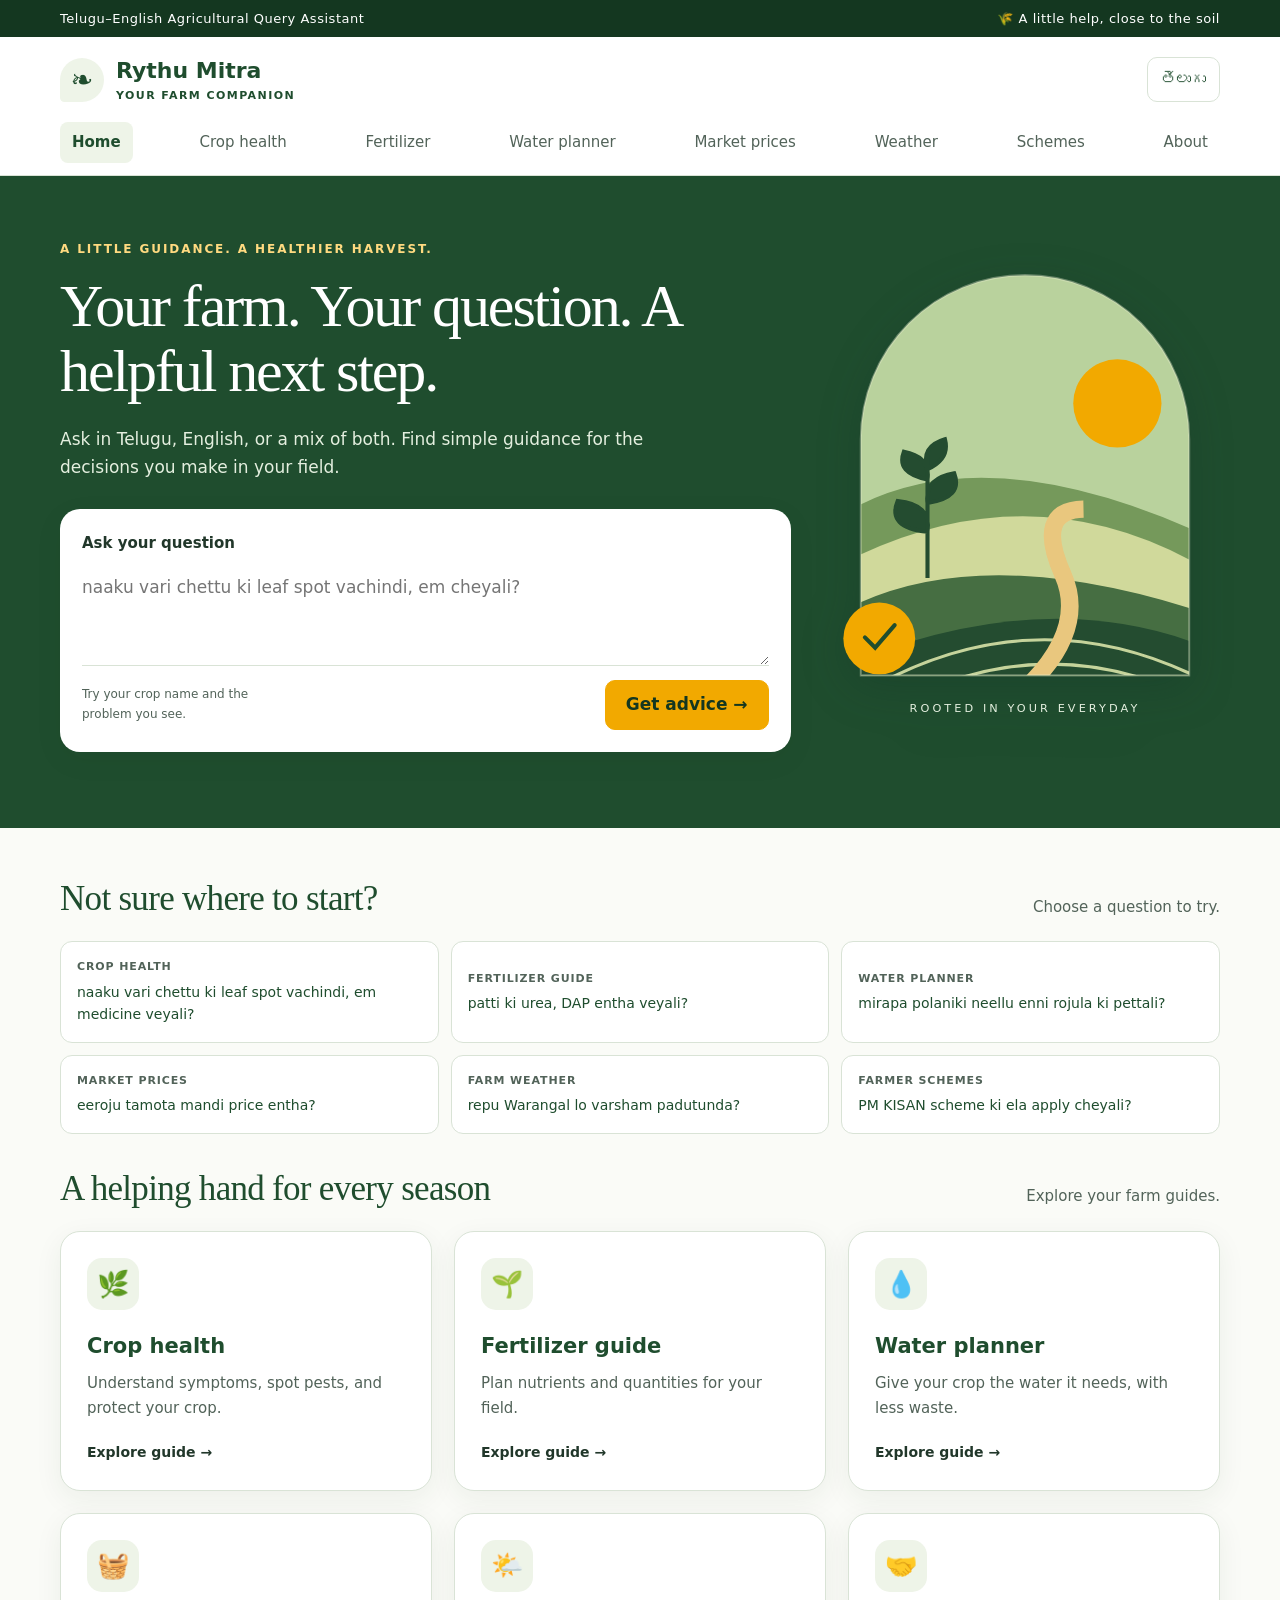
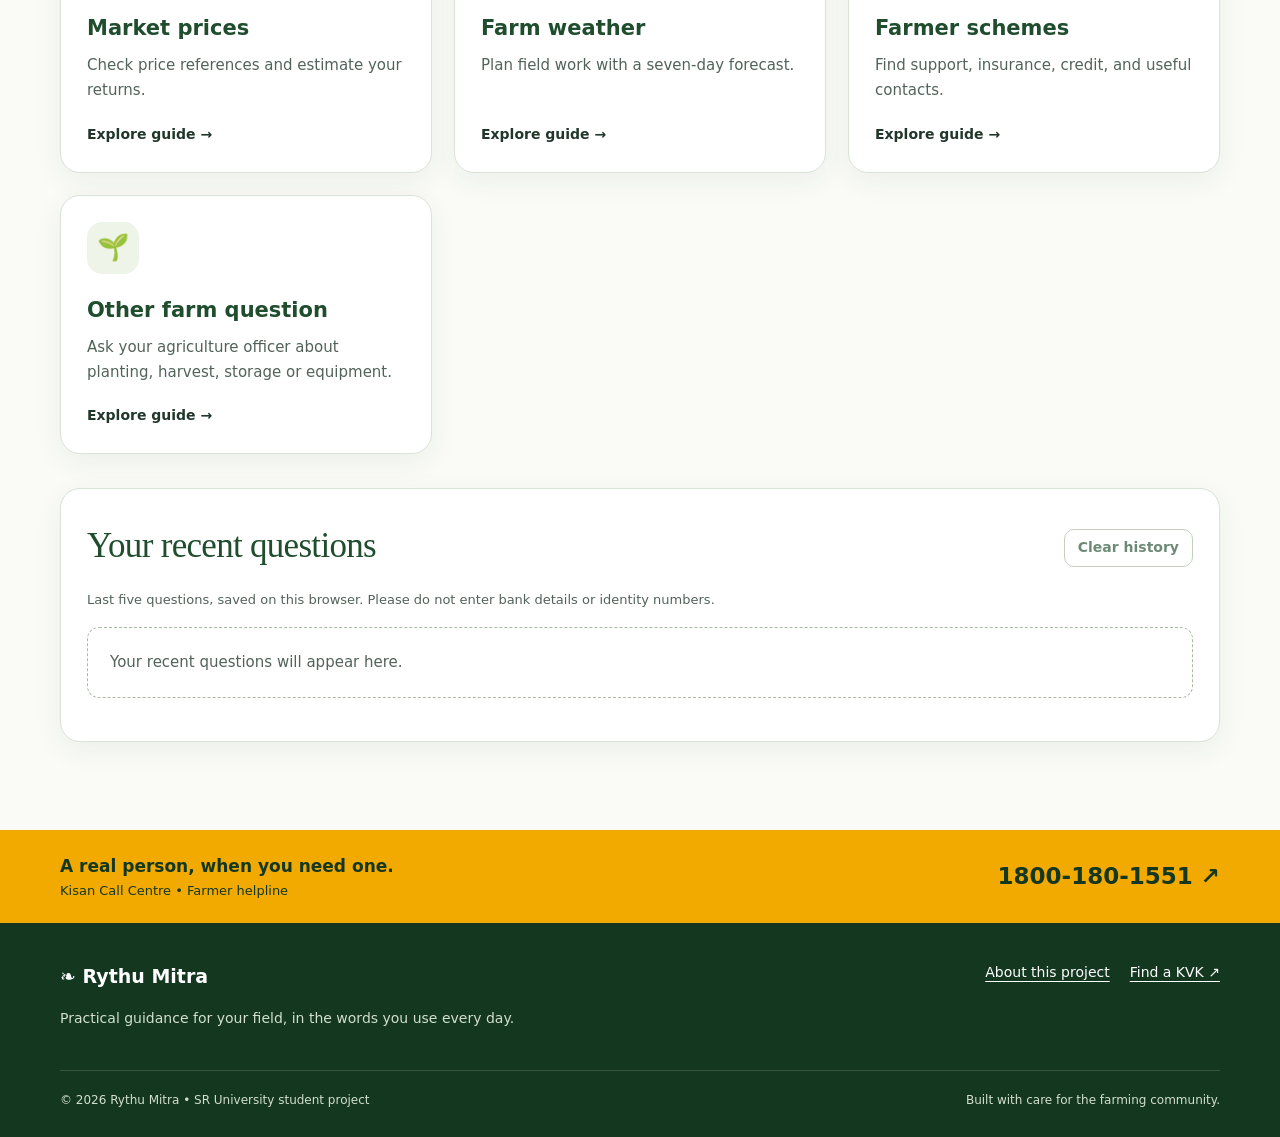
<file: index.html>
<!doctype html>
<html lang="en">
<head>
  <meta charset="utf-8">
  <meta name="viewport" content="width=device-width, initial-scale=1">
  <meta name="theme-color" content="#1F4D2E">
  <meta name="description" content="Simple crop care, water planning, fertilizer guidance, weather, prices, and farmer schemes for Telugu–English questions.">
  <title>Ask your farm question | Rythu Mitra</title>
  <link rel="stylesheet" href="css/style.css">
  <script defer src="js/crops-data.js"></script>
<script defer src="js/slots-data.js"></script><script defer src="js/districts-data.js"></script>
  <script defer src="js/advice.js"></script>
  <script defer src="js/coverage.js"></script>
  <script defer src="js/entities.js"></script>
  <script defer src="js/model-data.js"></script>
  <script defer src="js/problem-data.js"></script><script defer src="js/classifier.js"></script>
  <script defer src="js/voice-messages.js"></script><script defer src="js/practical.js"></script><script defer src="js/requests.js"></script><script defer src="js/answers.js"></script><script defer src="js/app.js"></script>
</head>
<body data-page="home">
  <a class="skip" href="#main">Skip to content</a>
  <header id="site-header" class="site-header"></header>
  <main id="main">
<div class="hero"><div class="wrap hero-layout"><div><span class="eyebrow" data-en="A LITTLE GUIDANCE. A HEALTHIER HARVEST." data-te="మంచి సలహా. ఆరోగ్యమైన పంట.">A LITTLE GUIDANCE. A HEALTHIER HARVEST.</span>
<h1 data-en="Your farm. Your question. A helpful next step." data-te="మీ పొలం. మీ ప్రశ్న. ఉపయోగకరమైన సలహా.">Your farm. Your question. A helpful next step.</h1>
<p data-en="Ask in Telugu, English, or a mix of both. Find simple guidance for the decisions you make in your field." data-te="తెలుగు, ఇంగ్లీష్ లేదా రెండూ కలిపి అడగండి. మీ పొలానికి ఉపయోగపడే సులభమైన సలహా పొందండి.">Ask in Telugu, English, or a mix of both. Find simple guidance for the decisions you make in your field.</p>
<form id="ask-form" class="ask-card"><label for="query" data-en="Ask your question" data-te="మీ ప్రశ్న అడగండి">Ask your question</label><textarea id="query" name="query" maxlength="800" rows="3" placeholder="naaku vari chettu ki leaf spot vachindi, em cheyali?" aria-describedby="ask-hint" required></textarea>
<div class="ask-actions"><small id="ask-hint">Try your crop name and the problem you see.</small><button class="button gold" type="submit" data-en="Get advice →" data-te="సలహా పొందండి →">Get advice →</button></div><p class="status" id="ask-status" role="status"></p></form>
</div><svg class="hero-art" viewBox="0 0 380 440" role="img" aria-label="A sunrise over green farm fields">
<defs><clipPath id="farm"><path d="M30 165a160 160 0 0 1 320 0v230H30Z"/></clipPath></defs>
<g clip-path="url(#farm)"><path fill="#b9d29d" d="M0 0h380v440H0z"/><circle cx="280" cy="130" r="43" fill="#F2A900"/><path d="M-30 270Q120 130 410 280v170H0" fill="#75995b"/><path d="M-30 310Q200 165 410 320v130H0" fill="#d0d99b"/><path d="M-30 360Q120 240 410 350v110H0" fill="#466e42"/><path d="M-40 410Q230 275 430 400v80H0" fill="#244c30"/><g fill="none" stroke="#c5d39b" stroke-width="3"><path d="M30 413Q210 307 390 414"/><path d="M40 437Q215 331 390 437"/></g><path d="M165 430q90-70 62-133t20-64" fill="none" stroke="#e9c77e" stroke-width="17"/><g stroke="#244c30" fill="#244c30" stroke-width="4"><path d="M95 300V180m0 75q-40-4-29-30 33 3 29 30m0-28q35-5 26-29-29 5-26 29m0-23q-31-6-23-27 26 5 23 27m0-10q22-10 17-29-24 7-17 29"/></g></g><path d="M30 165a160 160 0 0 1 320 0v230H30Z" fill="none" stroke="#e8edd05e" stroke-width="2"/><circle cx="48" cy="359" r="35" fill="#F2A900"/><path d="m34 358 10 10 19-22" fill="none" stroke="#1F4D2E" stroke-width="4" stroke-linecap="round"/><text x="190" y="431" text-anchor="middle" fill="#e4efdf" font-size="11" font-family="system-ui" letter-spacing="3">ROOTED IN YOUR EVERYDAY</text></svg></div></div>
<div class="wrap content">
<section id="home-result" class="panel result" aria-live="polite" tabindex="-1" hidden></section>
<section class="no-print"><div class="section-heading"><h2 data-en="Not sure where to start?" data-te="ఎక్కడ ప్రారంభించాలి?">Not sure where to start?</h2><p data-en="Choose a question to try." data-te="ఒక ప్రశ్నను ఎంచుకోండి.">Choose a question to try.</p></div><div id="examples" class="examples"></div></section>
<section class="no-print"><div class="section-heading"><h2 data-en="A helping hand for every season" data-te="ప్రతి సీజన్‌లో మీకు తోడు">A helping hand for every season</h2><p data-en="Explore your farm guides." data-te="వ్యవసాయ మార్గదర్శకాలు చూడండి.">Explore your farm guides.</p></div><div id="feature-cards" class="grid"></div></section>
<section id="history-section" class="panel no-print"><div class="section-heading"><h2 data-en="Your recent questions" data-te="మీ ఇటీవలి ప్రశ్నలు">Your recent questions</h2><button id="clear-history" type="button" class="button secondary small">Clear history</button></div><p class="fine muted">Last five questions, saved on this browser. Please do not enter bank details or identity numbers.</p><ul id="history-list" class="history-list"></ul><p id="history-status" class="status" role="status"></p></section>
</div></main>
  <footer id="site-footer"></footer>
  <noscript><p class="wrap notice">Please enable JavaScript to use the question assistant and calculators. For help, call Kisan Call Centre: 1800-180-1551.</p></noscript>
</body>
</html>
</file>
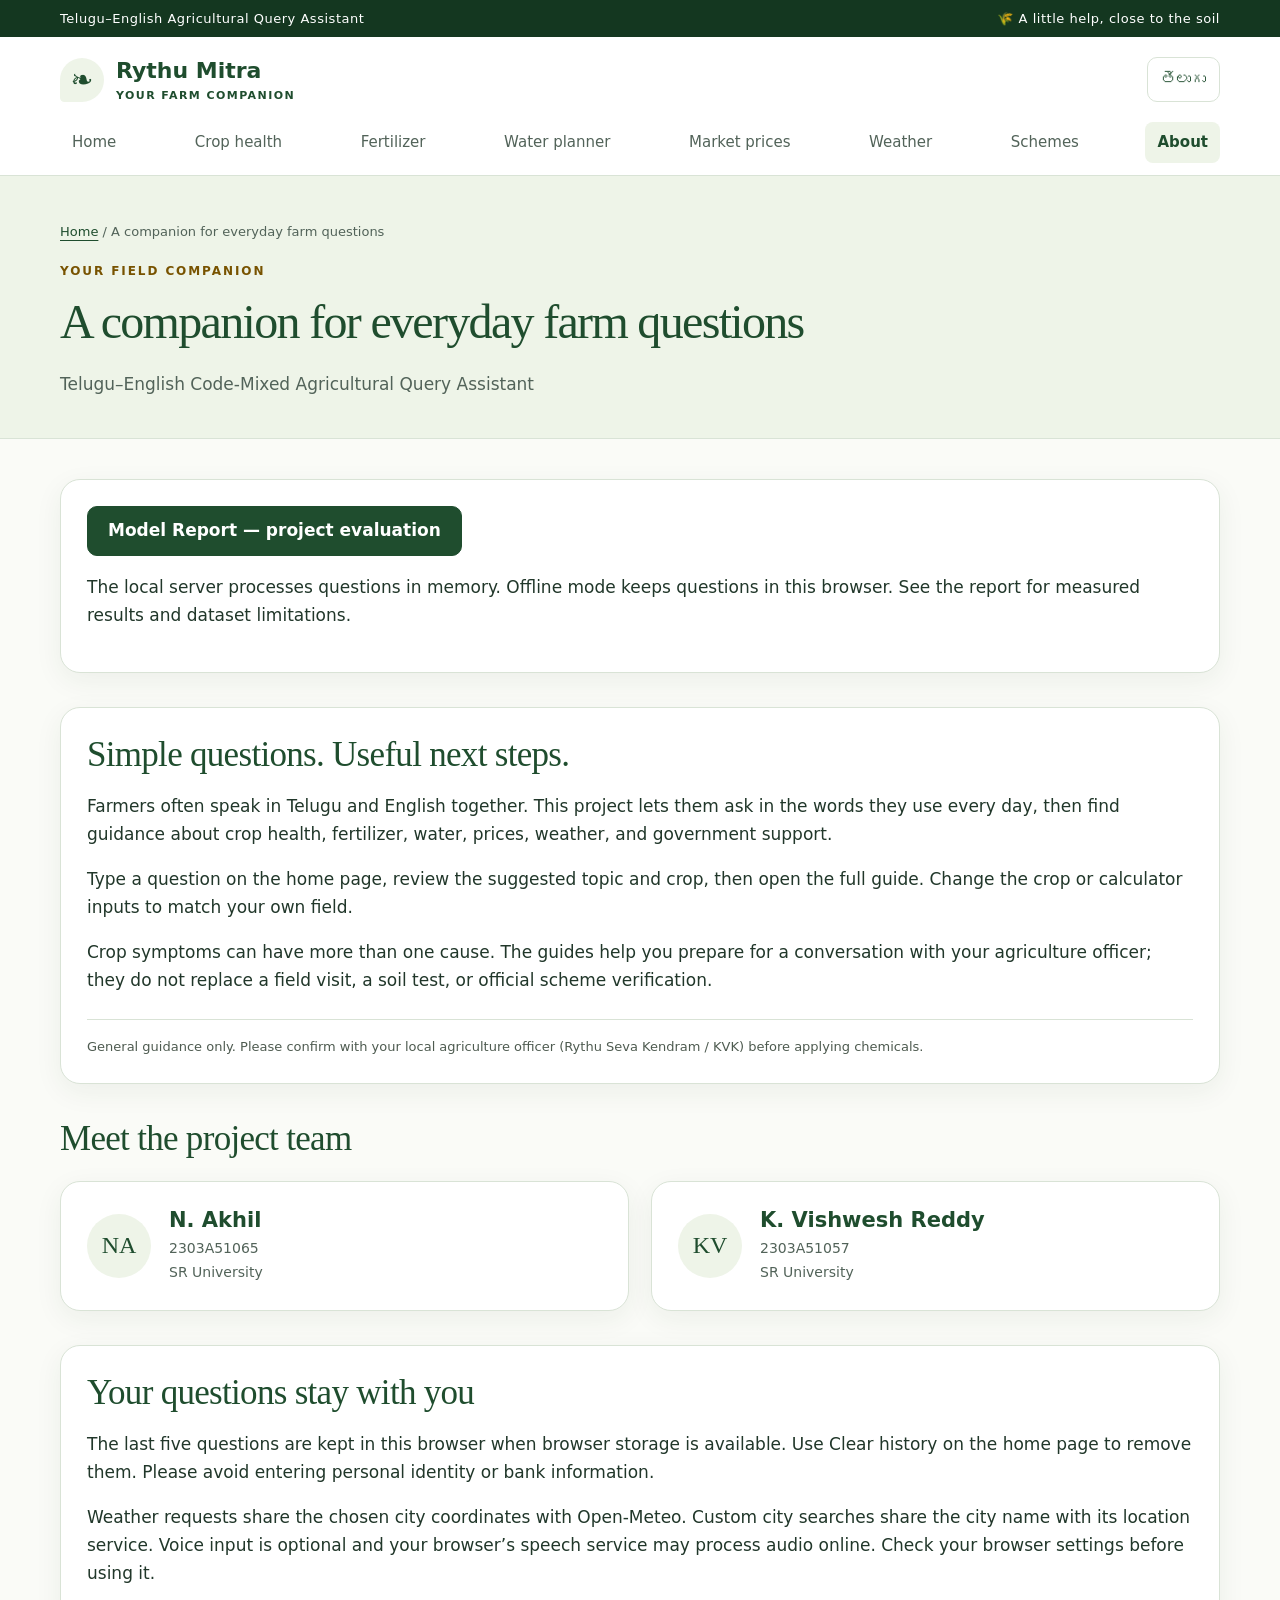
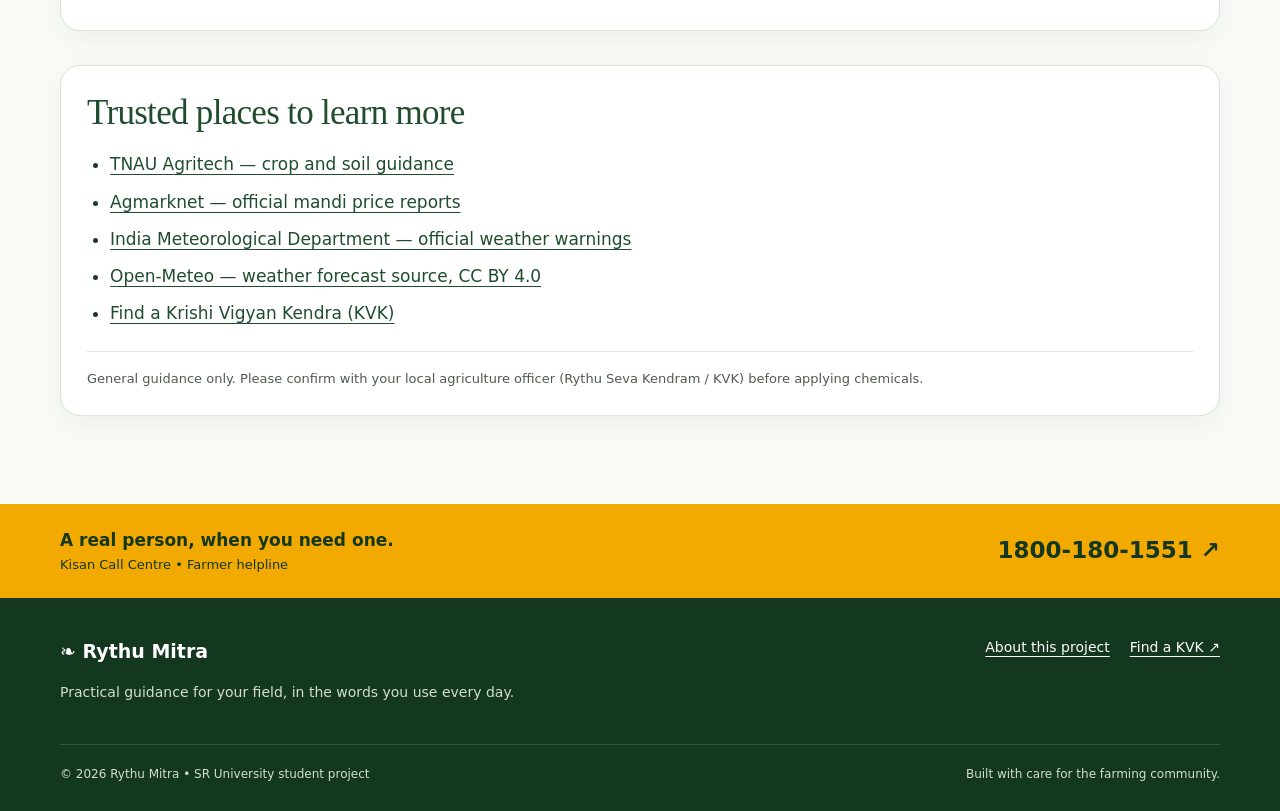
<file: about.html>
<!doctype html>
<html lang="en">
<head>
  <meta charset="utf-8">
  <meta name="viewport" content="width=device-width, initial-scale=1">
  <meta name="theme-color" content="#1F4D2E">
  <meta name="description" content="Simple crop care, water planning, fertilizer guidance, weather, prices, and farmer schemes for Telugu–English questions.">
  <title>About the project | Rythu Mitra</title>
  <link rel="stylesheet" href="css/style.css">
  <script defer src="js/crops-data.js"></script>
<script defer src="js/slots-data.js"></script><script defer src="js/districts-data.js"></script>
  <script defer src="js/advice.js"></script>
  <script defer src="js/coverage.js"></script>
  
  <script defer src="js/app.js"></script>
</head>
<body data-page="about">
  <a class="skip" href="#main">Skip to content</a>
  <header id="site-header" class="site-header"></header>
  <main id="main"><div class="page-intro"><div class="wrap"><div class="breadcrumb"><a href="index.html" data-en="Home" data-te="హోమ్">Home</a> / A companion for everyday farm questions</div><span class="eyebrow" data-en="YOUR FIELD COMPANION" data-te="మీ వ్యవసాయ సహాయకుడు">YOUR FIELD COMPANION</span><h1 data-en="A companion for everyday farm questions" data-te="రోజువారీ వ్యవసాయ ప్రశ్నలకు తోడు">A companion for everyday farm questions</h1><p>Telugu–English Code-Mixed Agricultural Query Assistant</p></div></div>
<div class="wrap content"><section class="panel"><a class="button" href="model-report.html" data-en="Model Report — project evaluation" data-te="మోడల్ నివేదిక — ప్రాజెక్ట్ మూల్యాంకనం">Model Report — project evaluation</a><p>The local server processes questions in memory. Offline mode keeps questions in this browser. See the report for measured results and dataset limitations.</p></section><section class="panel"><h2 data-en="Simple questions. Useful next steps." data-te="సులభమైన ప్రశ్నలు. ఉపయోగకరమైన సలహాలు.">Simple questions. Useful next steps.</h2><p>Farmers often speak in Telugu and English together. This project lets them ask in the words they use every day, then find guidance about crop health, fertilizer, water, prices, weather, and government support.</p><p>Type a question on the home page, review the suggested topic and crop, then open the full guide. Change the crop or calculator inputs to match your own field.</p><p>Crop symptoms can have more than one cause. The guides help you prepare for a conversation with your agriculture officer; they do not replace a field visit, a soil test, or official scheme verification.</p><div class="guidance-end"></div></section>
<section><div class="section-heading"><h2 data-en="Meet the project team" data-te="ప్రాజెక్ట్ బృందం">Meet the project team</h2></div><div class="grid two"><article class="card team-card"><div class="avatar" aria-hidden="true">NA</div><div><h3>N. Akhil</h3><p>2303A51065</p><p>SR University</p></div></article><article class="card team-card"><div class="avatar" aria-hidden="true">KV</div><div><h3>K. Vishwesh Reddy</h3><p>2303A51057</p><p>SR University</p></div></article></div></section>
<section class="panel"><h2 data-en="Your questions stay with you" data-te="మీ ప్రశ్నలు మీ వద్దే ఉంటాయి">Your questions stay with you</h2><p>The last five questions are kept in this browser when browser storage is available. Use Clear history on the home page to remove them. Please avoid entering personal identity or bank information.</p><p>Weather requests share the chosen city coordinates with Open-Meteo. Custom city searches share the city name with its location service. Voice input is optional and your browser’s speech service may process audio online. Check your browser settings before using it.</p></section>
<section class="panel"><h2 data-en="Trusted places to learn more" data-te="మరింత సమాచారం కోసం">Trusted places to learn more</h2><ul class="advice-list"><li><a href="https://agritech.tnau.ac.in/" target="_blank" rel="noopener noreferrer">TNAU Agritech — crop and soil guidance</a></li><li><a href="https://agmarknet.gov.in/" target="_blank" rel="noopener noreferrer">Agmarknet — official mandi price reports</a></li><li><a href="https://mausam.imd.gov.in/" target="_blank" rel="noopener noreferrer">India Meteorological Department — official weather warnings</a></li><li><a href="https://open-meteo.com/" target="_blank" rel="noopener noreferrer">Open-Meteo — weather forecast source, CC BY 4.0</a></li><li><a href="https://kvk.icar.gov.in/" target="_blank" rel="noopener noreferrer">Find a Krishi Vigyan Kendra (KVK)</a></li></ul><div class="guidance-end"></div></section></div></main>
  <footer id="site-footer"></footer>
  <noscript><p class="wrap notice">Please enable JavaScript to use the question assistant and calculators. For help, call Kisan Call Centre: 1800-180-1551.</p></noscript>
</body>
</html>
</file>
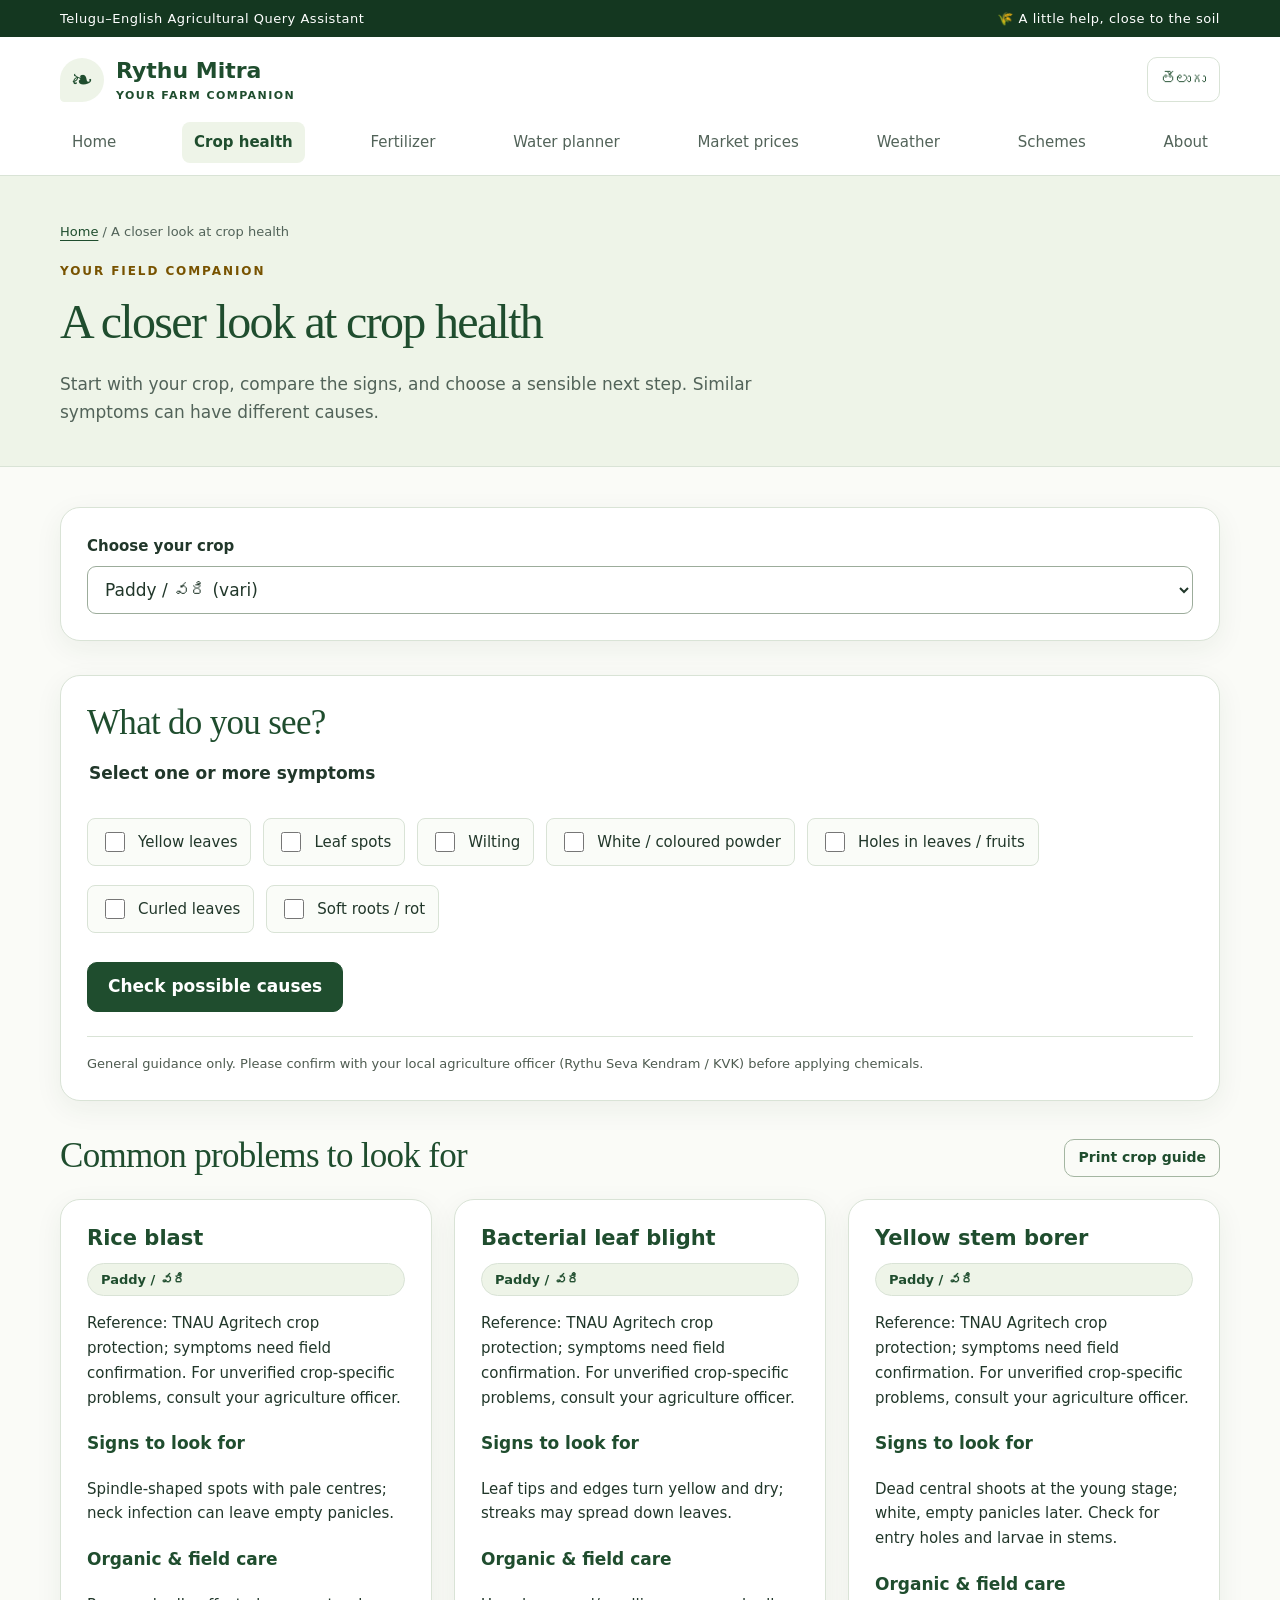
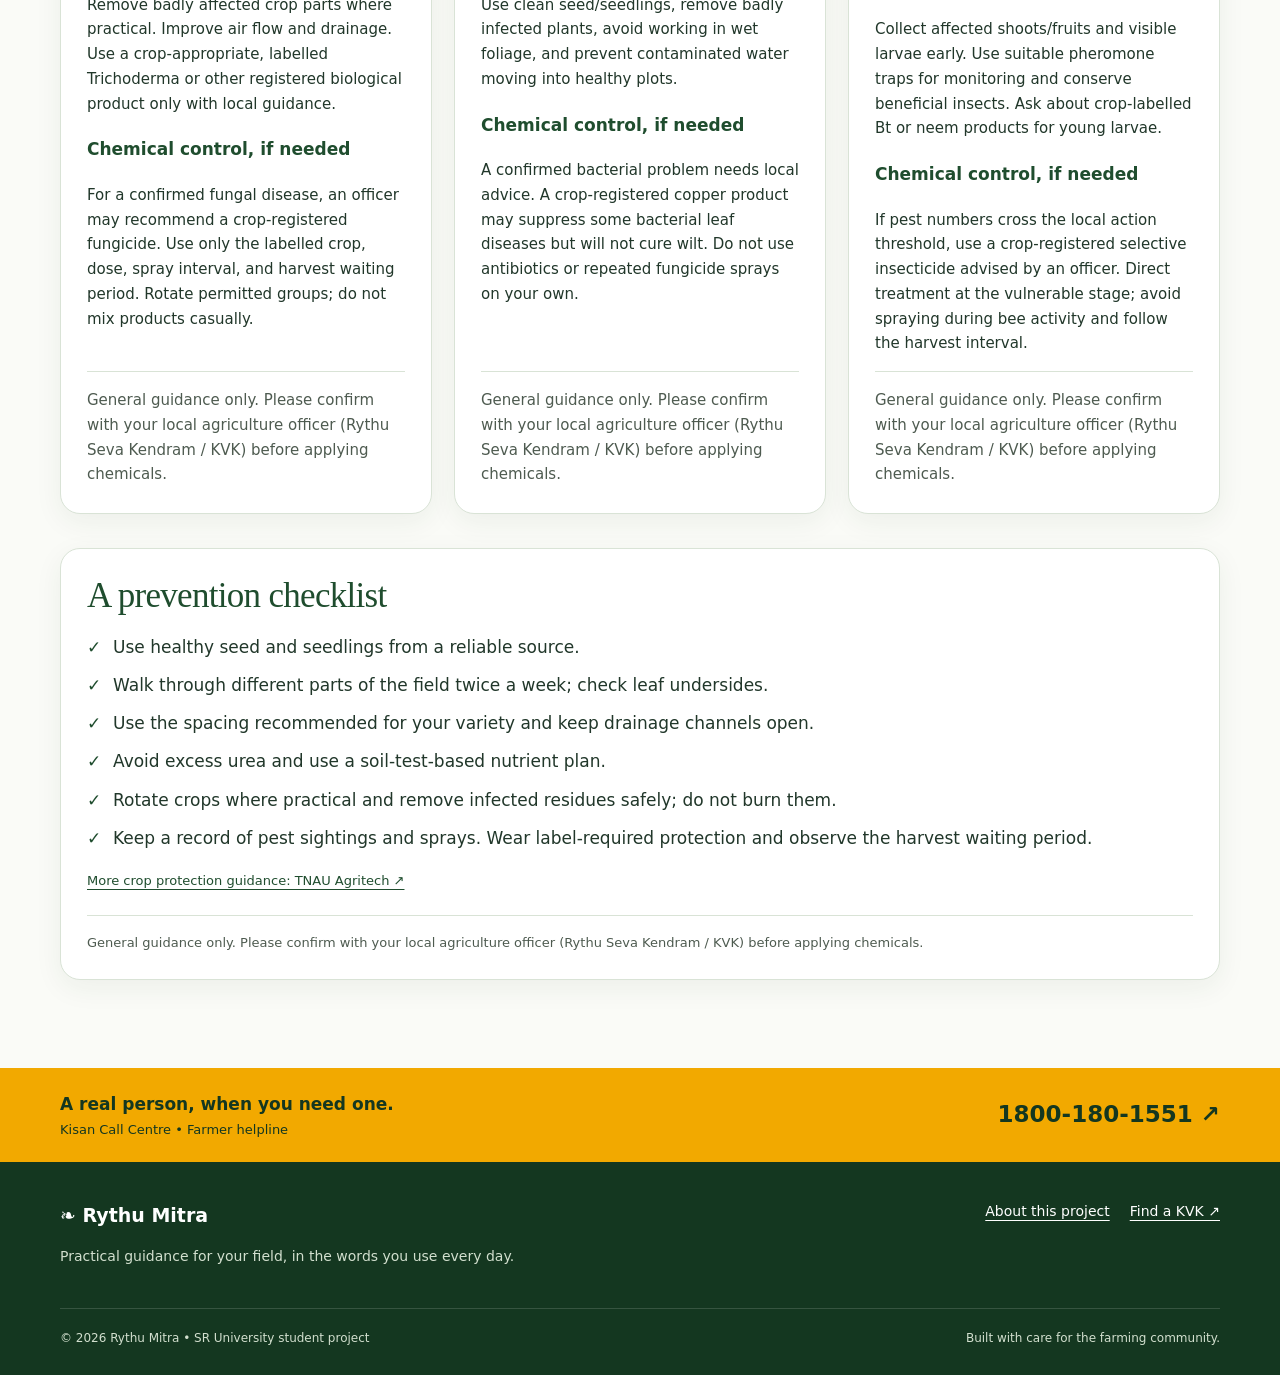
<file: crop-disease.html>
<!doctype html>
<html lang="en">
<head>
  <meta charset="utf-8">
  <meta name="viewport" content="width=device-width, initial-scale=1">
  <meta name="theme-color" content="#1F4D2E">
  <meta name="description" content="Simple crop care, water planning, fertilizer guidance, weather, prices, and farmer schemes for Telugu–English questions.">
  <title>Crop health | Rythu Mitra</title>
  <link rel="stylesheet" href="css/style.css">
  <script defer src="js/crops-data.js"></script>
<script defer src="js/slots-data.js"></script><script defer src="js/districts-data.js"></script>
  <script defer src="js/advice.js"></script>
  <script defer src="js/coverage.js"></script>
  
  <script defer src="js/practical.js"></script><script defer src="js/app.js"></script>
</head>
<body data-page="disease">
  <a class="skip" href="#main">Skip to content</a>
  <header id="site-header" class="site-header"></header>
  <main id="main"><div class="page-intro"><div class="wrap"><div class="breadcrumb"><a href="index.html" data-en="Home" data-te="హోమ్">Home</a> / A closer look at crop health</div><span class="eyebrow" data-en="YOUR FIELD COMPANION" data-te="మీ వ్యవసాయ సహాయకుడు">YOUR FIELD COMPANION</span><h1 data-en="A closer look at crop health" data-te="పంట ఆరోగ్యాన్ని తెలుసుకోండి">A closer look at crop health</h1><p>Start with your crop, compare the signs, and choose a sensible next step. Similar symptoms can have different causes.</p></div></div>
<div class="wrap content"><section class="panel no-print"><label for="disease-crop">Choose your crop</label><select id="disease-crop" class="crop-select"></select></section>
<section id="symptom-panel" class="panel"><form id="symptom-form"><h2 data-en="What do you see?" data-te="ఏ లక్షణాలు కనిపిస్తున్నాయి?">What do you see?</h2><fieldset><legend>Select one or more symptoms</legend><div id="symptom-options" class="checks"></div></fieldset><button class="button" type="submit">Check possible causes</button><p id="symptom-status" class="status" role="status"></p></form><div id="symptom-result" aria-live="polite"></div></section>
<section id="disease-guide"><h2 class="print-only" data-en="Crop health guide" data-te="పంట ఆరోగ్య మార్గదర్శి">Crop health guide</h2><div class="section-heading"><h2 data-en="Common problems to look for" data-te="సాధారణంగా కనిపించే సమస్యలు">Common problems to look for</h2><button class="button secondary small" type="button" data-print="disease-guide">Print crop guide</button></div><div id="disease-cards" class="grid"></div></section>
<section id="prevention" class="panel"></section></div></main>
  <footer id="site-footer"></footer>
  <noscript><p class="wrap notice">Please enable JavaScript to use the question assistant and calculators. For help, call Kisan Call Centre: 1800-180-1551.</p></noscript>
</body>
</html>
</file>
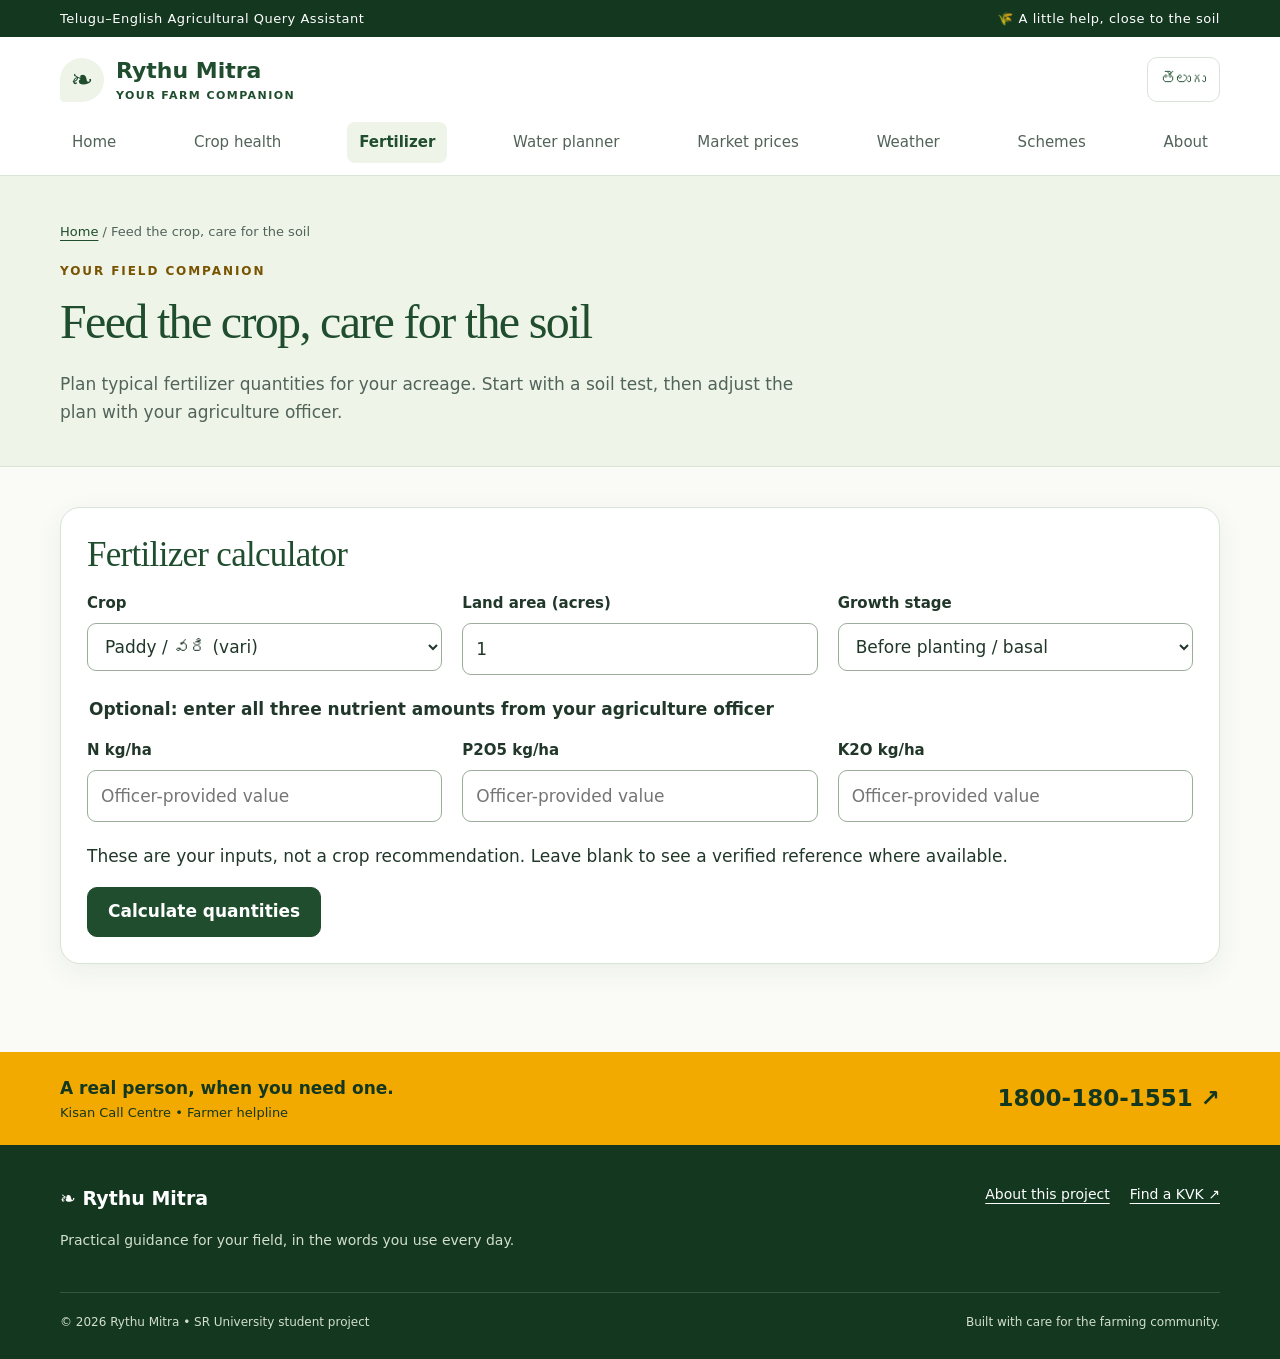
<file: fertilizer.html>
<!doctype html>
<html lang="en">
<head>
  <meta charset="utf-8">
  <meta name="viewport" content="width=device-width, initial-scale=1">
  <meta name="theme-color" content="#1F4D2E">
  <meta name="description" content="Simple crop care, water planning, fertilizer guidance, weather, prices, and farmer schemes for Telugu–English questions.">
  <title>Fertilizer guide | Rythu Mitra</title>
  <link rel="stylesheet" href="css/style.css">
  <script defer src="js/crops-data.js"></script>
<script defer src="js/slots-data.js"></script><script defer src="js/districts-data.js"></script>
  <script defer src="js/advice.js"></script>
  <script defer src="js/coverage.js"></script>
  
  <script defer src="js/app.js"></script>
</head>
<body data-page="fertilizer">
  <a class="skip" href="#main">Skip to content</a>
  <header id="site-header" class="site-header"></header>
  <main id="main"><div class="page-intro"><div class="wrap"><div class="breadcrumb"><a href="index.html" data-en="Home" data-te="హోమ్">Home</a> / Feed the crop, care for the soil</div><span class="eyebrow" data-en="YOUR FIELD COMPANION" data-te="మీ వ్యవసాయ సహాయకుడు">YOUR FIELD COMPANION</span><h1 data-en="Feed the crop, care for the soil" data-te="పంటకు పోషణ, నేలకు సంరక్షణ">Feed the crop, care for the soil</h1><p>Plan typical fertilizer quantities for your acreage. Start with a soil test, then adjust the plan with your agriculture officer.</p></div></div>
<div class="wrap content"><section class="panel no-print"><form id="fertilizer-form"><h2 data-en="Fertilizer calculator" data-te="ఎరువుల లెక్కింపు">Fertilizer calculator</h2><div class="form-grid"><div><label for="fert-crop">Crop</label><select id="fert-crop" class="crop-select"></select></div><div><label for="fert-area">Land area (acres)</label><input id="fert-area" type="number" min="0.01" max="10000" step="0.01" value="1" required></div><div><label for="fert-stage">Growth stage</label><select id="fert-stage"><option value="basal">Before planting / basal</option><option value="vegetative">Early growth / first top dressing</option><option value="reproductive">Later growth / flowering</option></select></div></div><fieldset><legend data-en="Optional: enter all three nutrient amounts from your agriculture officer" data-te="ఐచ్ఛికం: అధికారి సూచించిన మూడు పోషక మోతాదులు నమోదు చేయండి">Optional: enter all three nutrient amounts from your agriculture officer</legend><div class="form-grid"><div><label for="manual-n">N kg/ha</label><input id="manual-n" type="number" min="0" max="1000" step="0.1" placeholder="Officer-provided value"></div><div><label for="manual-p">P2O5 kg/ha</label><input id="manual-p" type="number" min="0" max="1000" step="0.1" placeholder="Officer-provided value"></div><div><label for="manual-k">K2O kg/ha</label><input id="manual-k" type="number" min="0" max="1000" step="0.1" placeholder="Officer-provided value"></div></div><p>These are your inputs, not a crop recommendation. Leave blank to see a verified reference where available.</p></fieldset><button class="button" type="submit">Calculate quantities</button><p class="status" id="fert-status" role="status"></p></form></section><section id="fert-result" class="panel" aria-live="polite" hidden></section></div></main>
  <footer id="site-footer"></footer>
  <noscript><p class="wrap notice">Please enable JavaScript to use the question assistant and calculators. For help, call Kisan Call Centre: 1800-180-1551.</p></noscript>
</body>
</html>
</file>
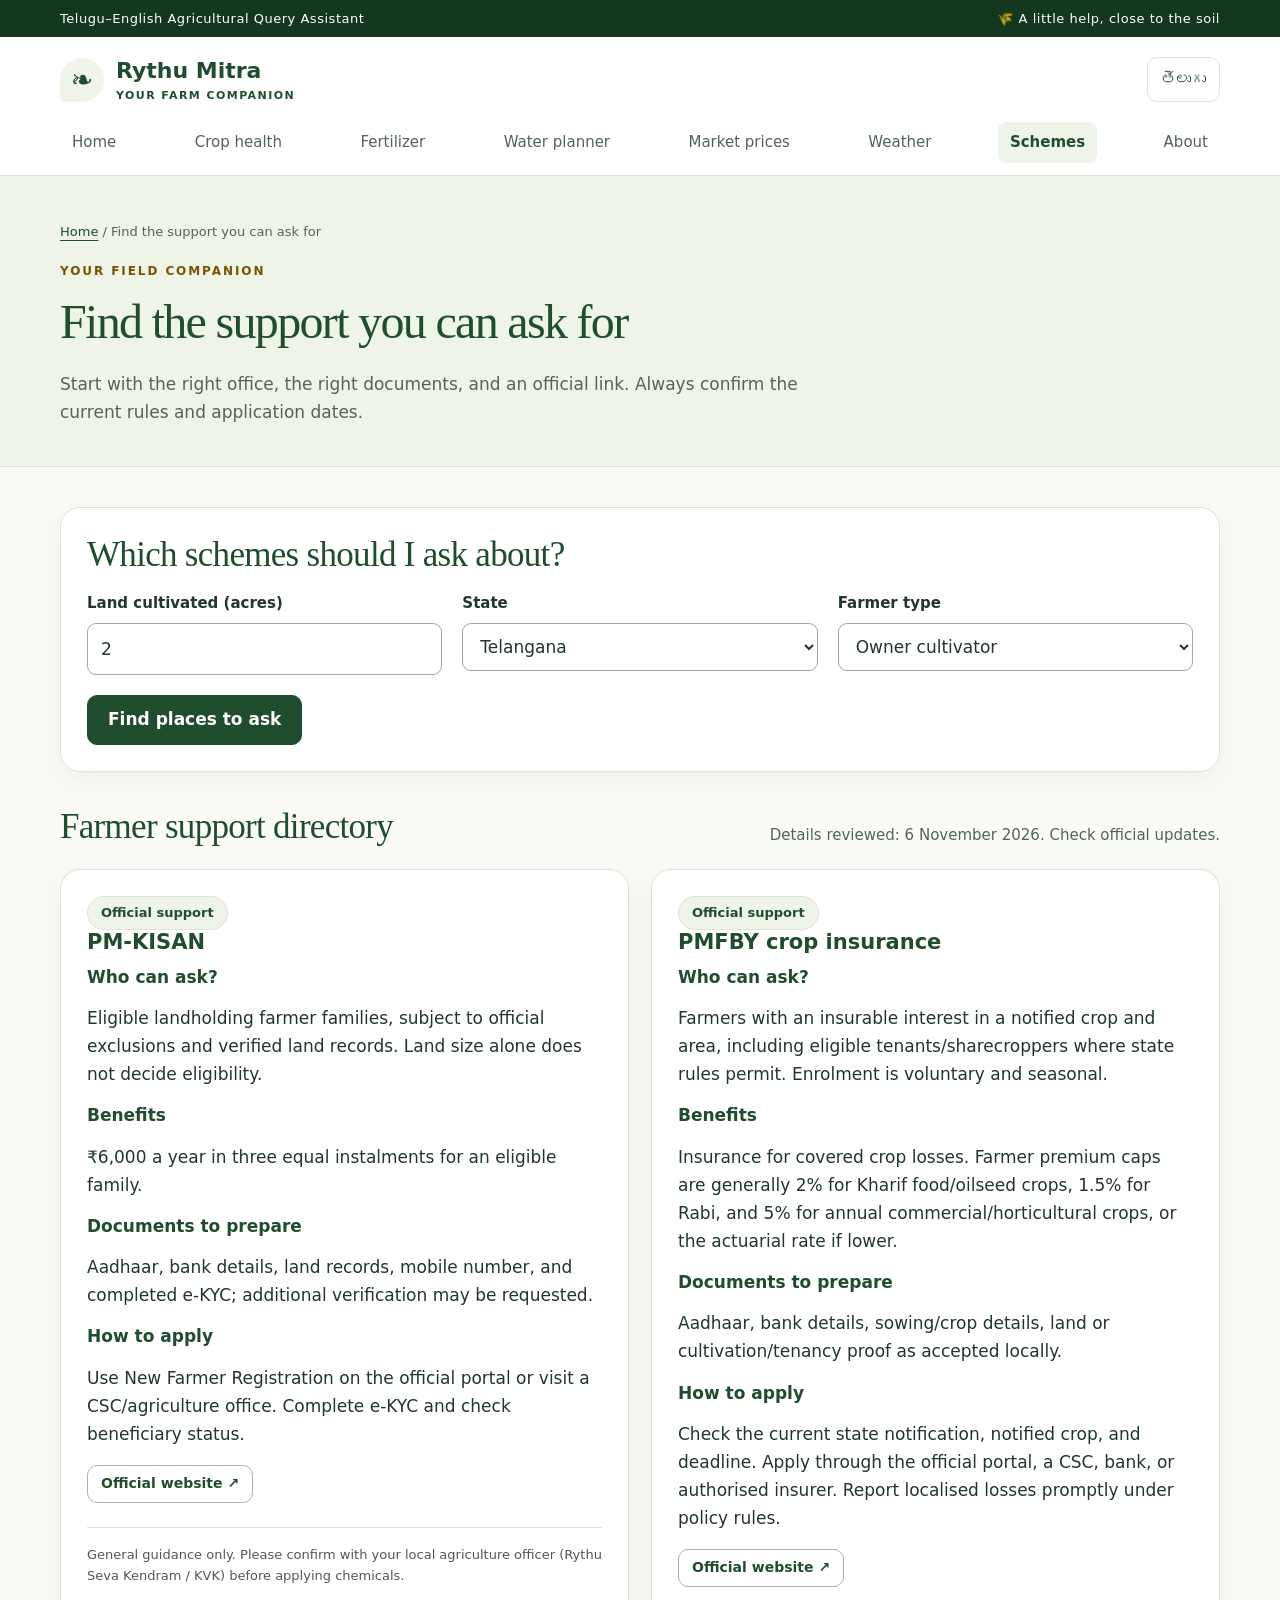
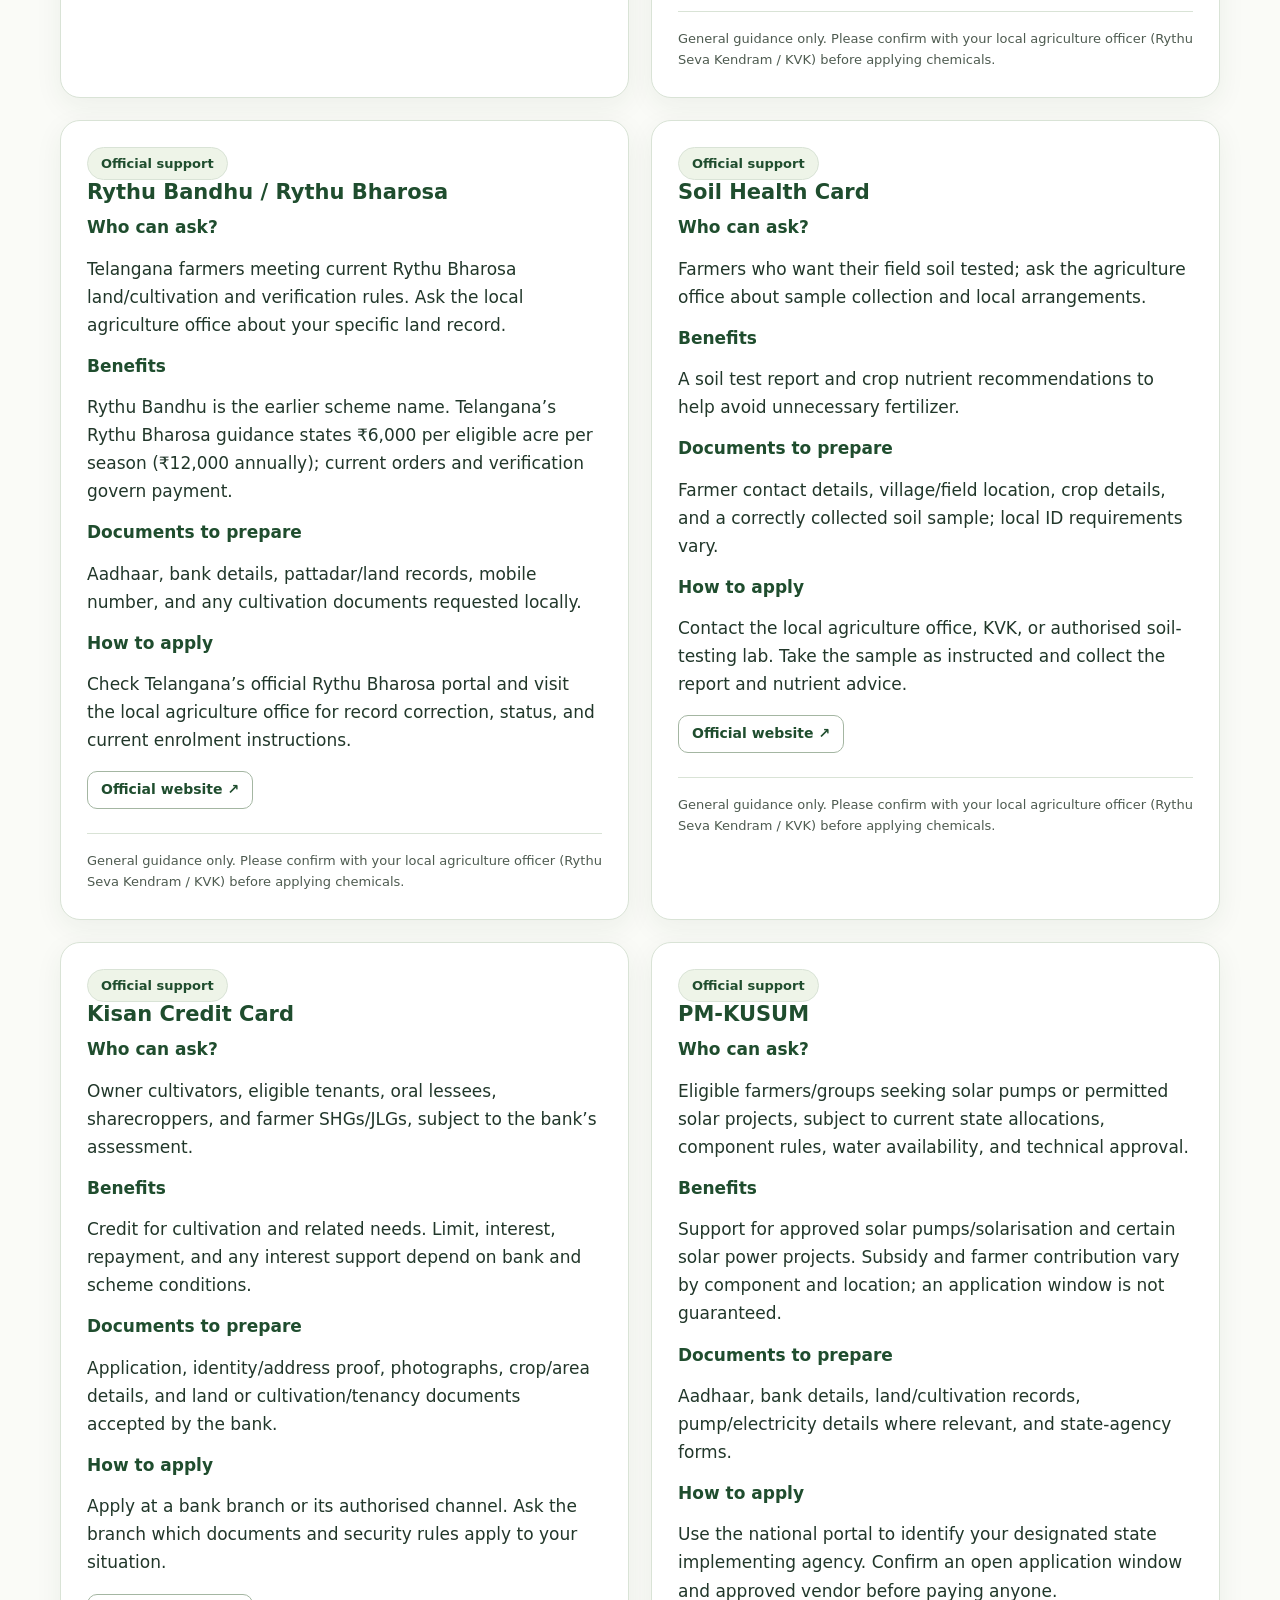
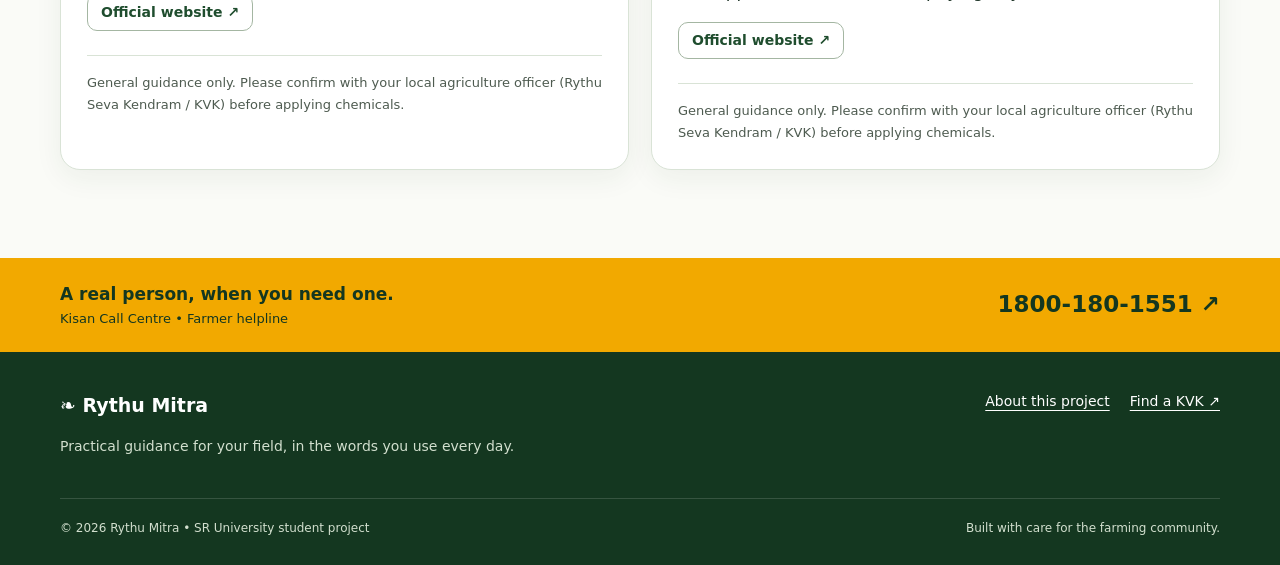
<file: govt-schemes.html>
<!doctype html>
<html lang="en">
<head>
  <meta charset="utf-8">
  <meta name="viewport" content="width=device-width, initial-scale=1">
  <meta name="theme-color" content="#1F4D2E">
  <meta name="description" content="Simple crop care, water planning, fertilizer guidance, weather, prices, and farmer schemes for Telugu–English questions.">
  <title>Farmer schemes | Rythu Mitra</title>
  <link rel="stylesheet" href="css/style.css">
  <script defer src="js/crops-data.js"></script>
<script defer src="js/slots-data.js"></script><script defer src="js/districts-data.js"></script>
  <script defer src="js/advice.js"></script>
  <script defer src="js/coverage.js"></script>
  
  <script defer src="js/app.js"></script>
</head>
<body data-page="schemes">
  <a class="skip" href="#main">Skip to content</a>
  <header id="site-header" class="site-header"></header>
  <main id="main"><div class="page-intro"><div class="wrap"><div class="breadcrumb"><a href="index.html" data-en="Home" data-te="హోమ్">Home</a> / Find the support you can ask for</div><span class="eyebrow" data-en="YOUR FIELD COMPANION" data-te="మీ వ్యవసాయ సహాయకుడు">YOUR FIELD COMPANION</span><h1 data-en="Find the support you can ask for" data-te="మీకు అందుబాటులో ఉన్న సహాయం తెలుసుకోండి">Find the support you can ask for</h1><p>Start with the right office, the right documents, and an official link. Always confirm the current rules and application dates.</p></div></div>
<div class="wrap content"><section class="panel no-print"><form id="eligibility-form"><h2 data-en="Which schemes should I ask about?" data-te="ఏ పథకాల గురించి అడగాలి?">Which schemes should I ask about?</h2><div class="form-grid"><div><label for="scheme-area">Land cultivated (acres)</label><input id="scheme-area" type="number" min="0" max="10000" step="0.01" value="2" required></div><div><label for="state">State</label><select id="state"><option value="telangana">Telangana</option><option value="ap">Andhra Pradesh</option><option value="other">Another Indian state</option></select></div><div><label for="farmer-type">Farmer type</label><select id="farmer-type"><option value="owner">Owner cultivator</option><option value="tenant">Tenant / sharecropper</option><option value="landless">Landless agricultural worker</option></select></div></div><button class="button" type="submit">Find places to ask</button><p class="status" id="scheme-status" role="status"></p></form></section><section id="eligibility-result" class="panel" aria-live="polite" hidden></section><section><div class="section-heading"><h2 data-en="Farmer support directory" data-te="రైతు సహాయ పథకాలు">Farmer support directory</h2><p>Details reviewed: 6 November 2026. Check official updates.</p></div><div id="scheme-cards" class="grid two"></div></section></div></main>
  <footer id="site-footer"></footer>
  <noscript><p class="wrap notice">Please enable JavaScript to use the question assistant and calculators. For help, call Kisan Call Centre: 1800-180-1551.</p></noscript>
</body>
</html>
</file>
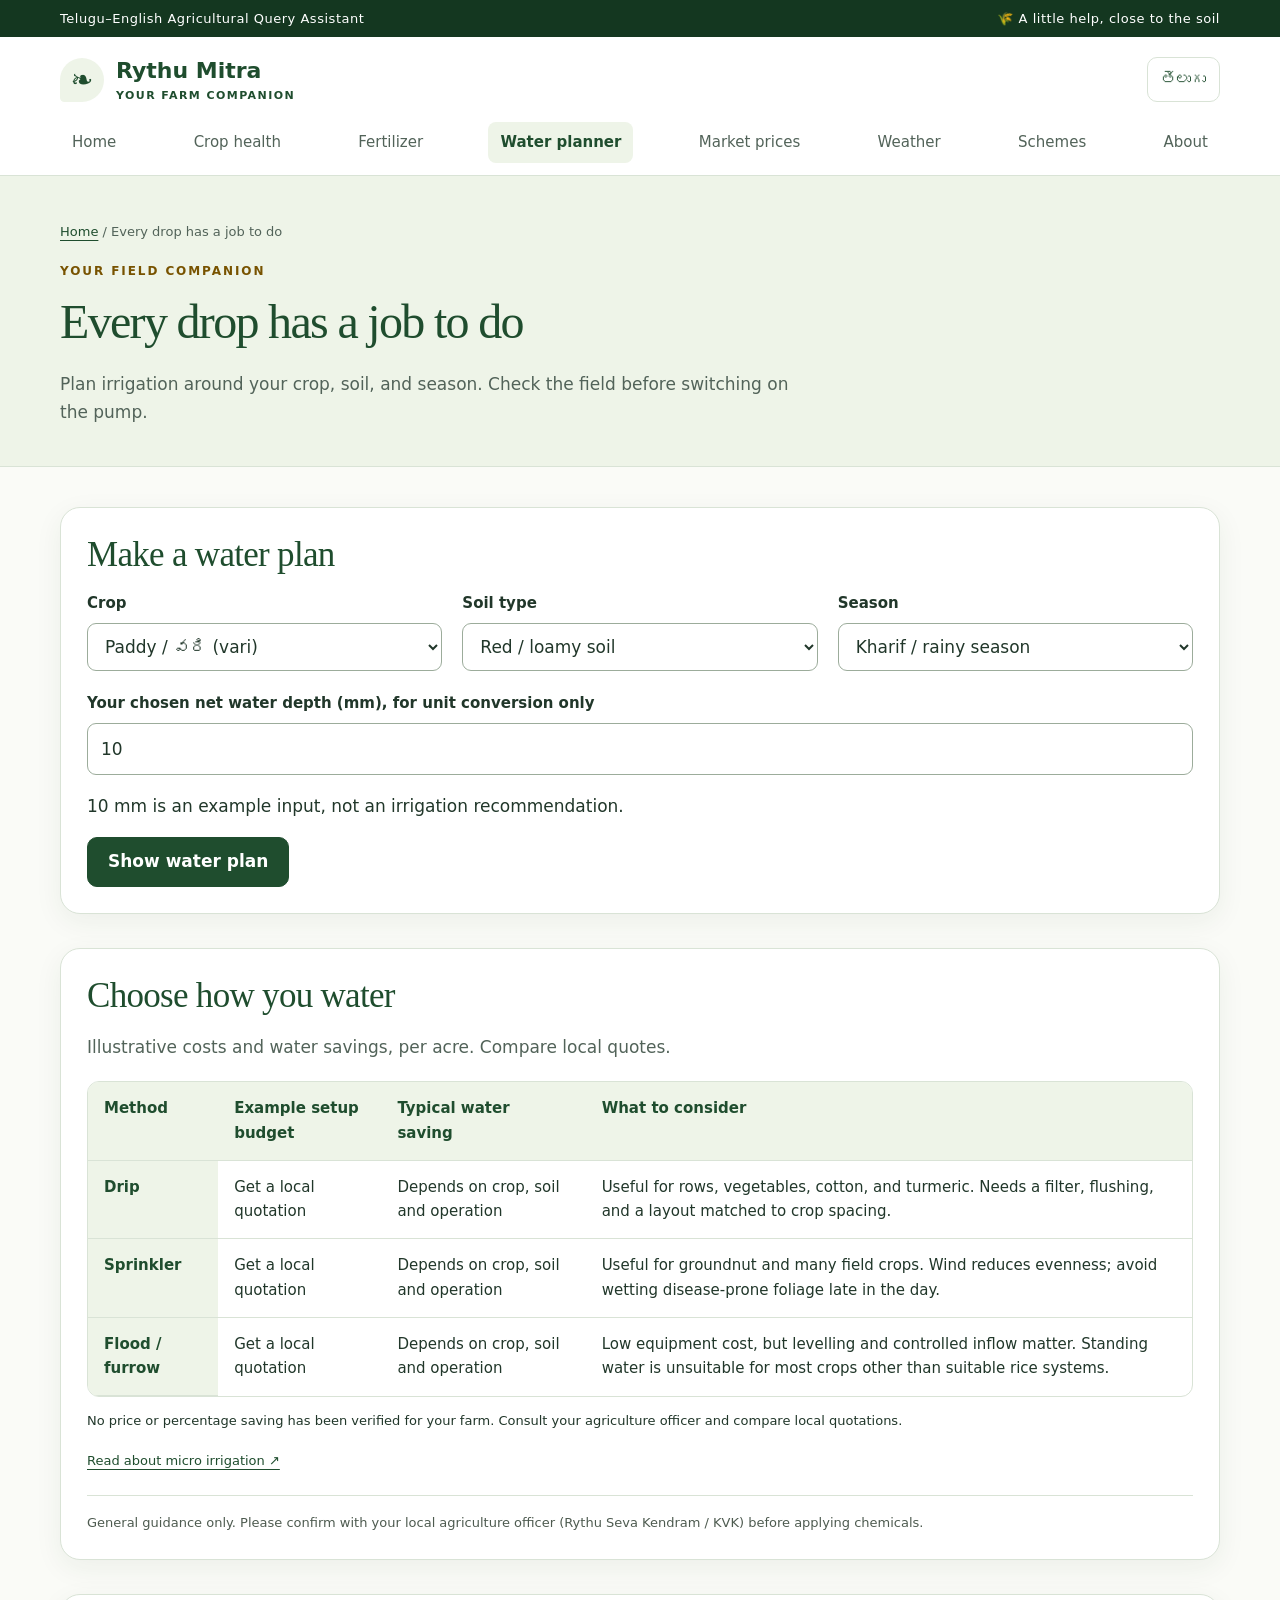
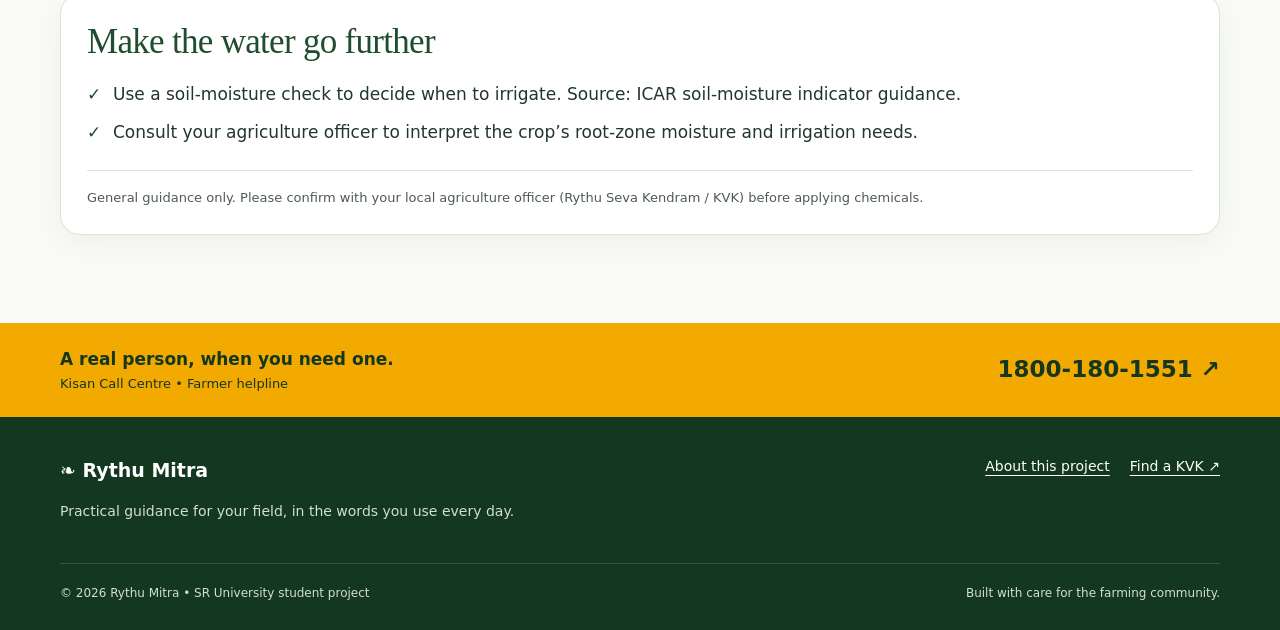
<file: irrigation.html>
<!doctype html>
<html lang="en">
<head>
  <meta charset="utf-8">
  <meta name="viewport" content="width=device-width, initial-scale=1">
  <meta name="theme-color" content="#1F4D2E">
  <meta name="description" content="Simple crop care, water planning, fertilizer guidance, weather, prices, and farmer schemes for Telugu–English questions.">
  <title>Water planner | Rythu Mitra</title>
  <link rel="stylesheet" href="css/style.css">
  <script defer src="js/crops-data.js"></script>
<script defer src="js/slots-data.js"></script><script defer src="js/districts-data.js"></script>
  <script defer src="js/advice.js"></script>
  <script defer src="js/coverage.js"></script>
  
  <script defer src="js/app.js"></script>
</head>
<body data-page="irrigation">
  <a class="skip" href="#main">Skip to content</a>
  <header id="site-header" class="site-header"></header>
  <main id="main"><div class="page-intro"><div class="wrap"><div class="breadcrumb"><a href="index.html" data-en="Home" data-te="హోమ్">Home</a> / Every drop has a job to do</div><span class="eyebrow" data-en="YOUR FIELD COMPANION" data-te="మీ వ్యవసాయ సహాయకుడు">YOUR FIELD COMPANION</span><h1 data-en="Every drop has a job to do" data-te="ప్రతి నీటి బొట్టూ విలువైనదే">Every drop has a job to do</h1><p>Plan irrigation around your crop, soil, and season. Check the field before switching on the pump.</p></div></div>
<div class="wrap content"><section class="panel no-print"><form id="irrigation-form"><h2 data-en="Make a water plan" data-te="నీటి ప్రణాళిక చేసుకోండి">Make a water plan</h2><div class="form-grid"><div><label for="water-crop">Crop</label><select id="water-crop" class="crop-select"></select></div><div><label for="soil">Soil type</label><select id="soil"><option value="red">Red / loamy soil</option><option value="black">Black / clay soil</option><option value="sandy">Sandy soil</option></select></div><div><label for="season">Season</label><select id="season"><option value="kharif">Kharif / rainy season</option><option value="rabi">Rabi / cool season</option><option value="summer">Summer / hot season</option></select></div></div><label for="water-depth" data-en="Your chosen net water depth (mm), for unit conversion only" data-te="మీరు ఎంచుకున్న నీటి లోతు (మి.మీ.), లీటర్ల లెక్క కోసం మాత్రమే">Your chosen net water depth (mm), for unit conversion only</label><input id="water-depth" type="number" min="0" max="1000" step="0.1" value="10" required><p>10 mm is an example input, not an irrigation recommendation.</p><button class="button" type="submit">Show water plan</button></form></section><section id="water-result" class="panel" aria-live="polite" hidden></section><section id="water-methods" class="panel"></section><section id="water-tips" class="panel"></section></div></main>
  <footer id="site-footer"></footer>
  <noscript><p class="wrap notice">Please enable JavaScript to use the question assistant and calculators. For help, call Kisan Call Centre: 1800-180-1551.</p></noscript>
</body>
</html>
</file>
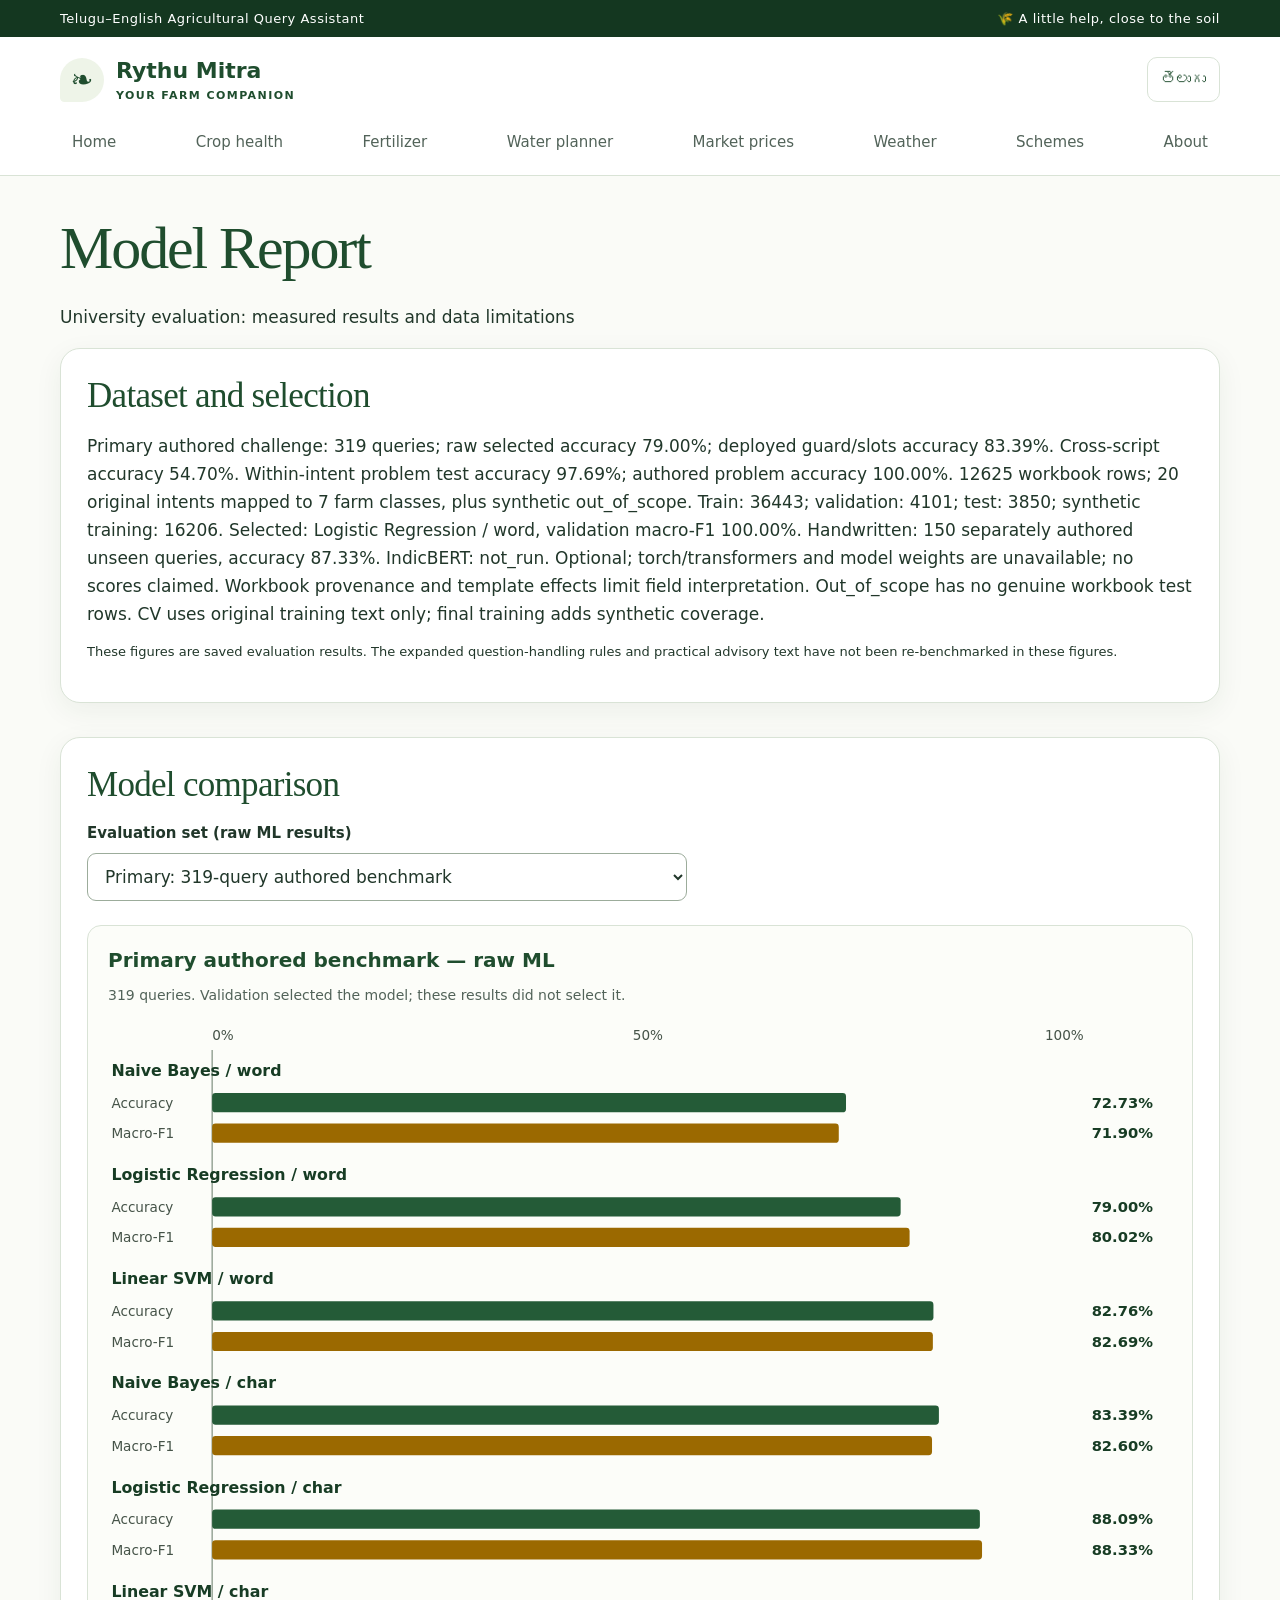
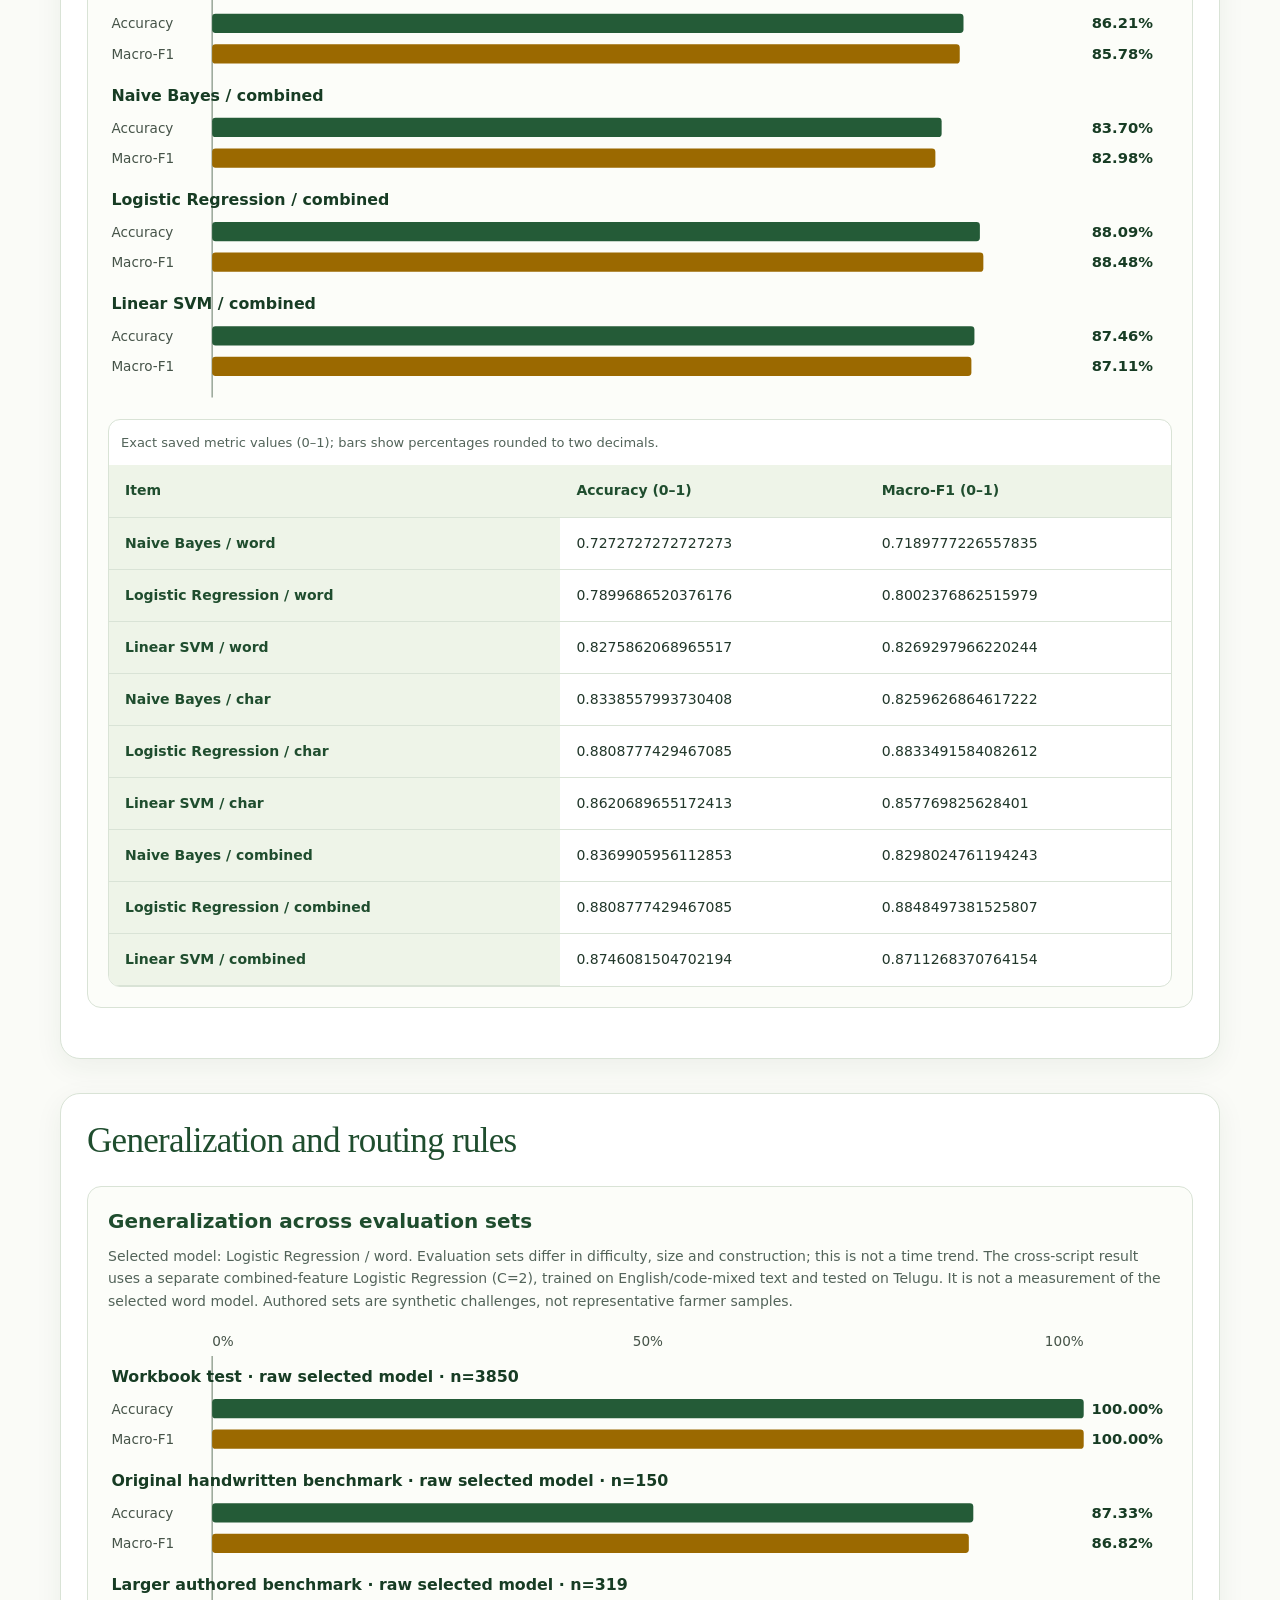
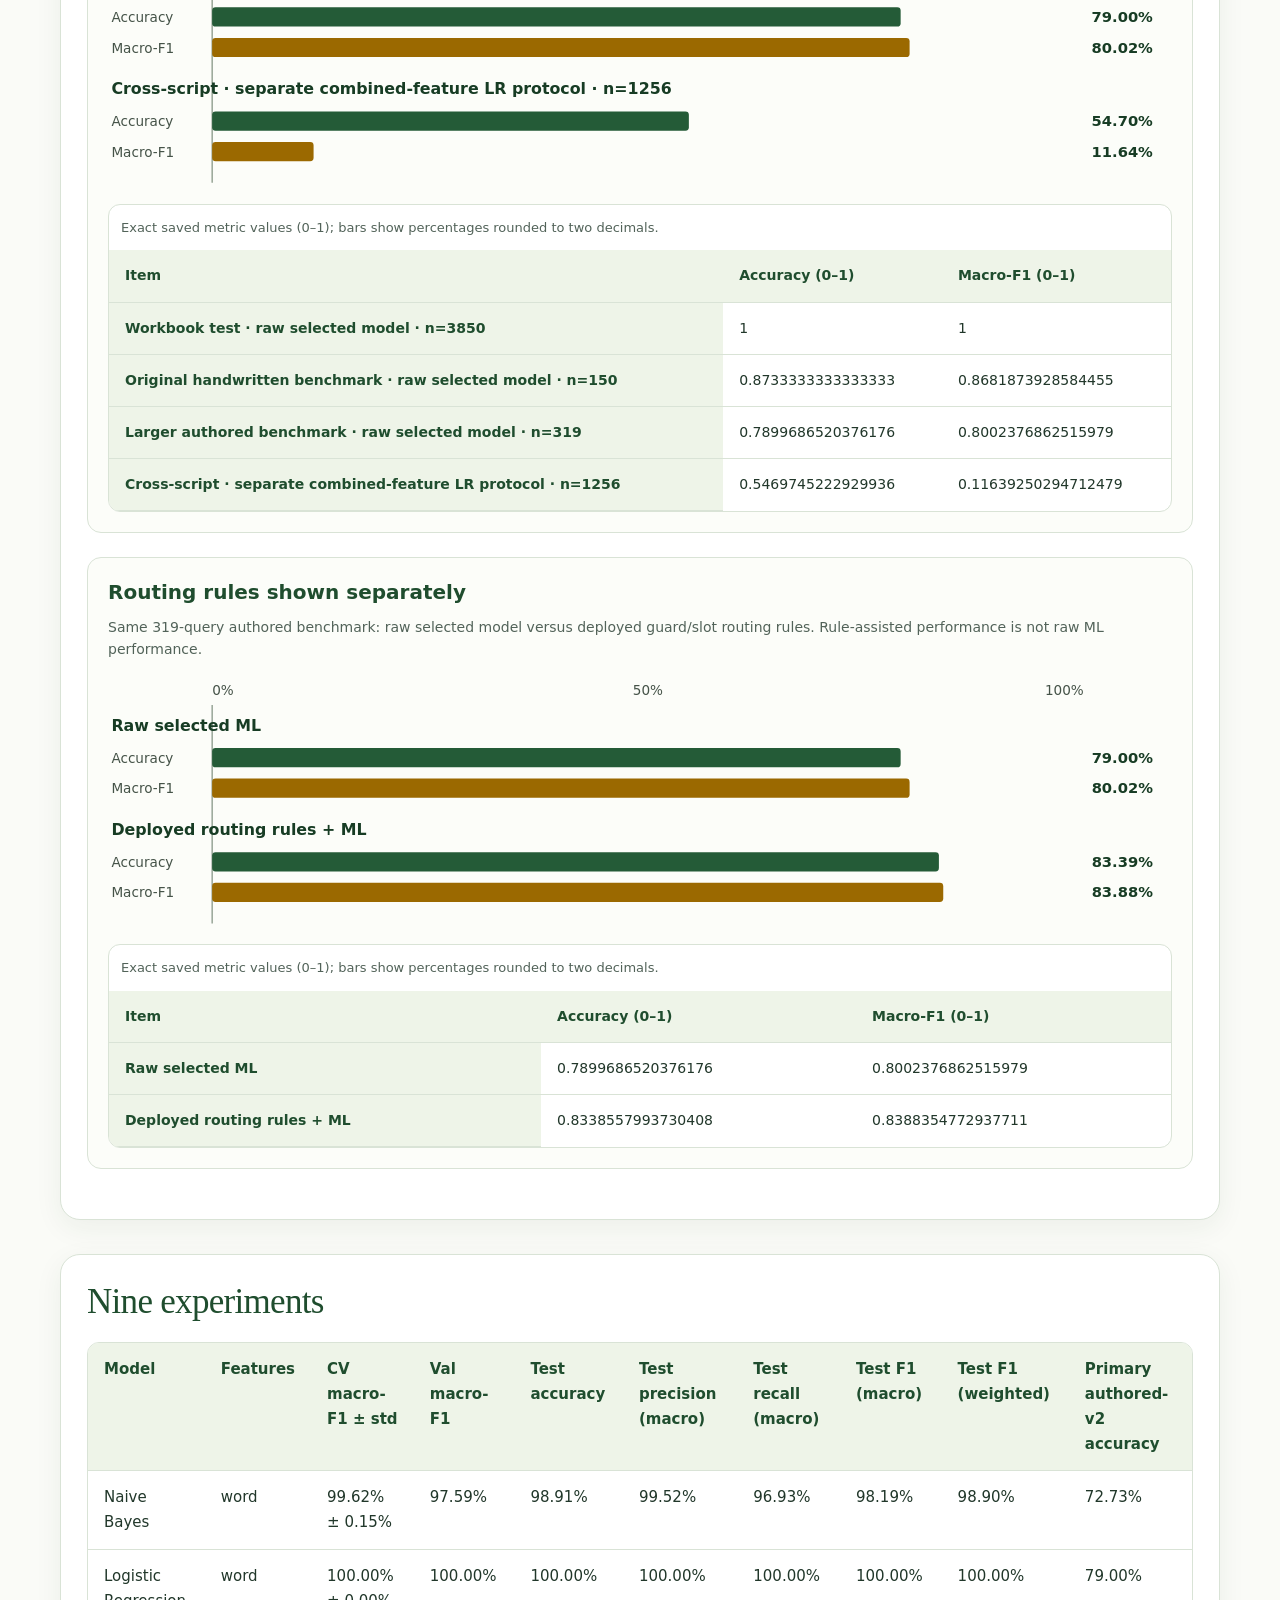
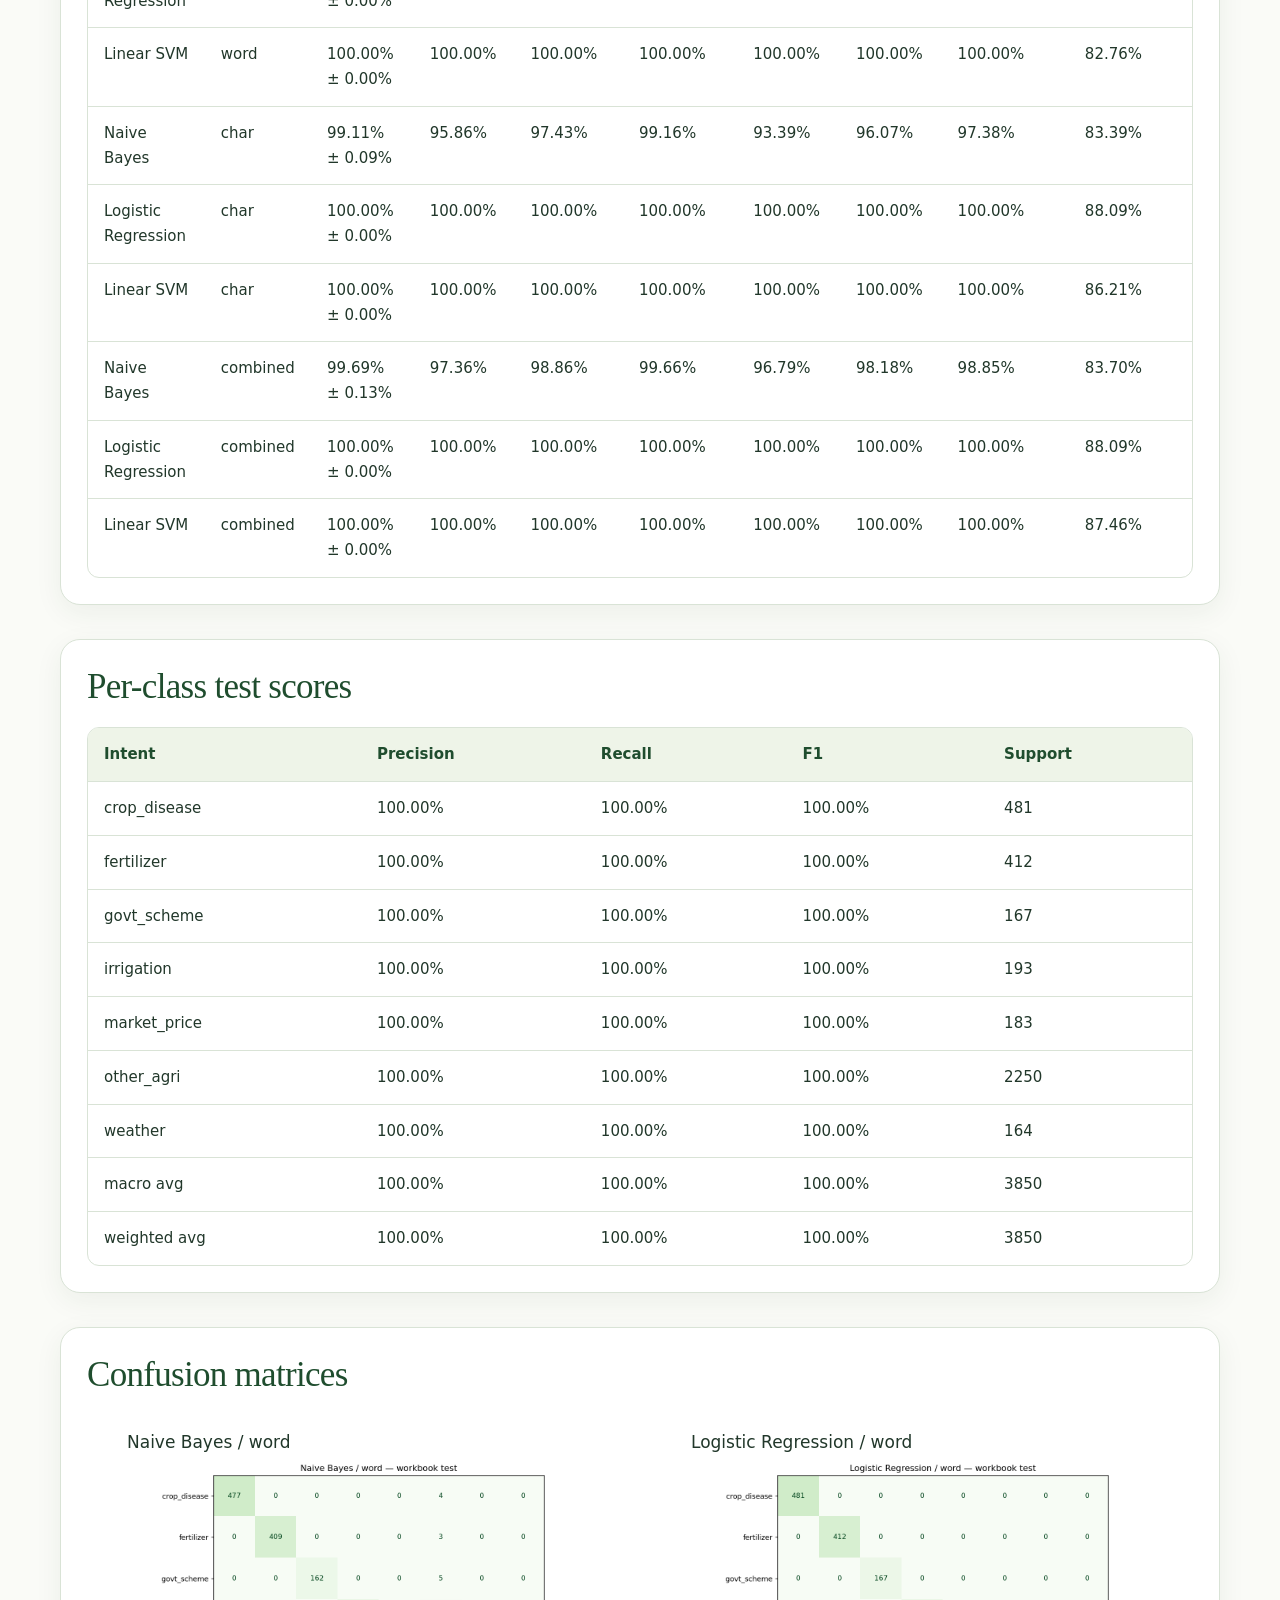
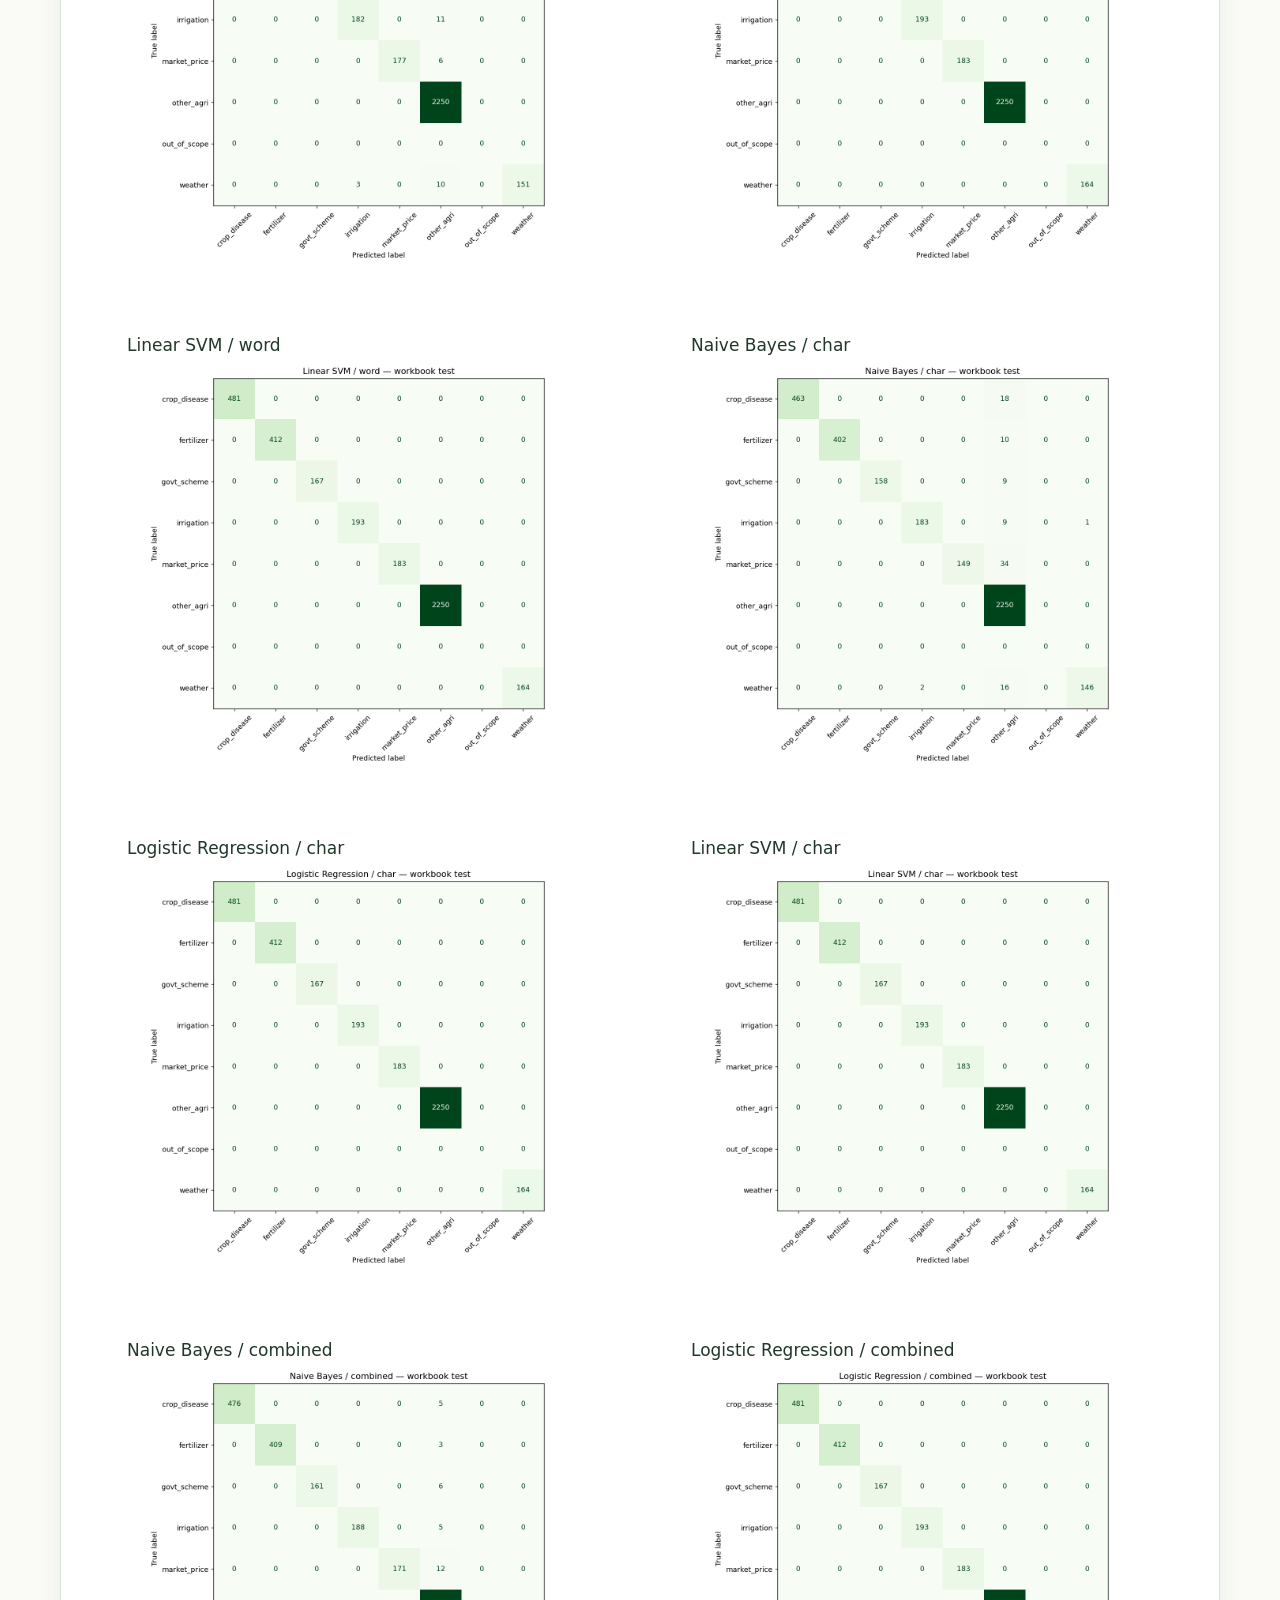
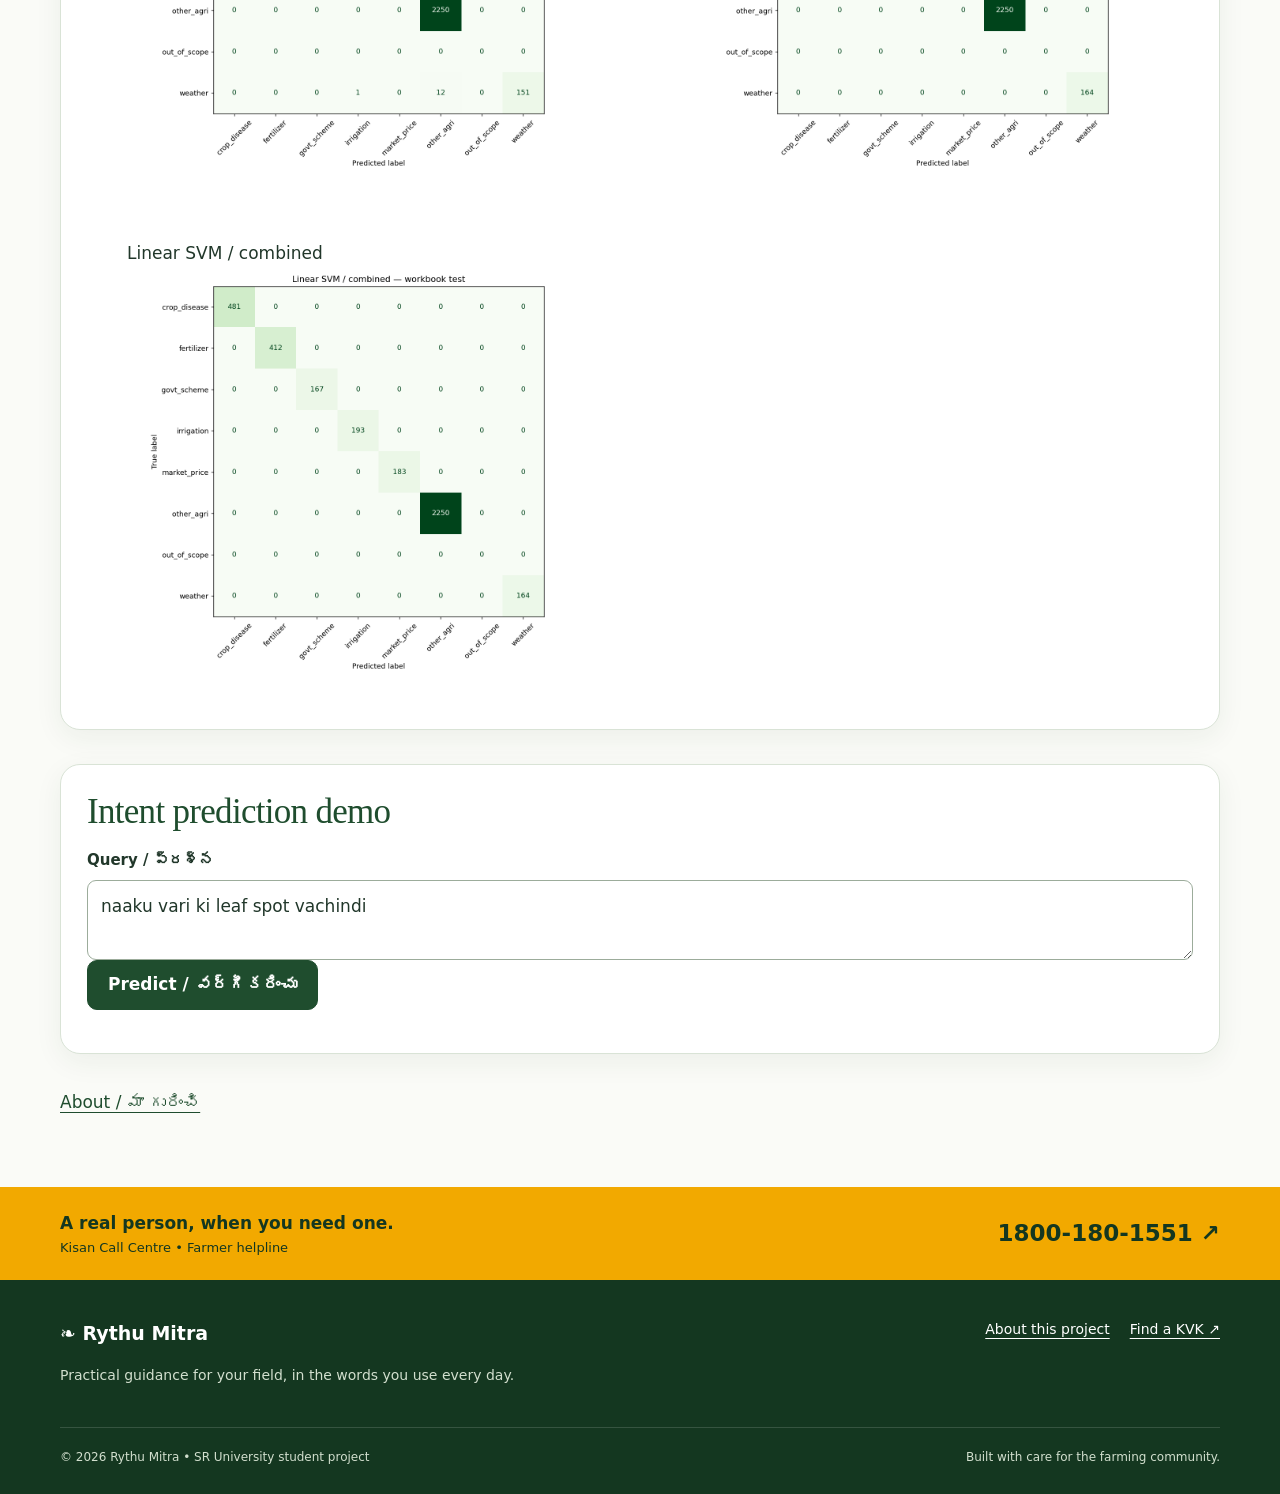
<file: model-report.html>
<!doctype html>
<html lang="en"><head><meta charset="utf-8"><meta name="viewport" content="width=device-width,initial-scale=1">
<title>Model Report | Rythu Mitra</title><link rel="stylesheet" href="css/style.css">
<script defer src="js/crops-data.js"></script>
<script defer src="js/slots-data.js"></script><script defer src="js/districts-data.js"></script><script defer src="js/advice.js"></script><script defer src="js/coverage.js"></script>
<script defer src="js/entities.js"></script><script defer src="js/model-data.js"></script><script defer src="js/problem-data.js"></script><script defer src="js/classifier.js"></script>
<script defer src="js/metrics-data.js"></script><script defer src="js/charts.js"></script><script defer src="js/app.js"></script><script defer src="js/model-report.js"></script></head>
<body data-page="report"><a class="skip" href="#main">Skip to content</a><header id="site-header" class="site-header"></header>
<main id="main" class="wrap content"><h1 data-en="Model Report" data-te="మోడల్ నివేదిక">Model Report</h1>
<p data-en="University evaluation: measured results and data limitations" data-te="విశ్వవిద్యాలయ మూల్యాంకనం: ఫలితాలు, డేటా పరిమితులు">University evaluation: measured results and data limitations</p>
<section class="panel"><h2 data-en="Dataset and selection" data-te="డేటా, మోడల్ ఎంపిక">Dataset and selection</h2><div id="report-summary"></div><p class="fine" data-en="These figures are saved evaluation results. The expanded question-handling rules and practical advisory text have not been re-benchmarked in these figures." data-te="ఇవి భద్రపరిచిన పరీక్ష ఫలితాలు. విస్తరించిన ప్రశ్నల నియమాలు, ఆచరణాత్మక సలహా పాఠ్యాన్ని ఈ గణాంకాల్లో మళ్లీ పరీక్షించలేదు.">These figures are saved evaluation results. The expanded question-handling rules and practical advisory text have not been re-benchmarked in these figures.</p></section>
<section class="panel" aria-labelledby="model-chart-title"><h2 id="model-chart-title" data-en="Model comparison" data-te="మోడళ్ల పోలిక">Model comparison</h2><div class="chart-controls"><label for="chart-benchmark" data-en="Evaluation set (raw ML results)" data-te="పరీక్ష సమితి (ముడి ML ఫలితాలు)">Evaluation set (raw ML results)</label><select id="chart-benchmark"><option value="authored" data-en="Primary: 319-query authored benchmark" data-te="ప్రధాన: 319 రచిత ప్రశ్నల బెంచ్‌మార్క్">Primary: 319-query authored benchmark</option><option value="workbook" data-en="Secondary: held-out workbook test" data-te="ద్వితీయ: విడిగా ఉంచిన వర్క్‌బుక్ పరీక్ష">Secondary: held-out workbook test</option></select></div><div id="model-charts"></div></section>
<section class="panel"><h2 data-en="Generalization and routing rules" data-te="వేర్వేరు పరీక్షలు మరియు రూటింగ్ నియమాలు">Generalization and routing rules</h2><div id="generalization-charts"></div></section>
<section class="panel"><h2 data-en="Nine experiments" data-te="తొమ్మిది ప్రయోగాలు">Nine experiments</h2><div id="comparison" class="table-wrap"></div></section>
<section class="panel"><h2 data-en="Per-class test scores" data-te="ప్రతి వర్గం పరీక్ష ఫలితాలు">Per-class test scores</h2><div id="per-class" class="table-wrap"></div></section>
<section class="panel"><h2 data-en="Confusion matrices" data-te="వర్గీకరణ ఫలితాల పట్టికలు">Confusion matrices</h2><div id="confusion" class="grid two"></div></section>
<section class="panel"><h2 data-en="Intent prediction demo" data-te="ప్రశ్న వర్గీకరణ ప్రదర్శన">Intent prediction demo</h2><form id="demo-form"><label for="demo-query">Query / ప్రశ్న</label><textarea id="demo-query" maxlength="800" required>naaku vari ki leaf spot vachindi</textarea><button class="button">Predict / వర్గీకరించు</button></form><pre id="demo-result" style="white-space:pre-wrap"></pre></section>
<p><a href="about.html">About / మా గురించి</a></p></main><footer id="site-footer"></footer></body></html>
</file>
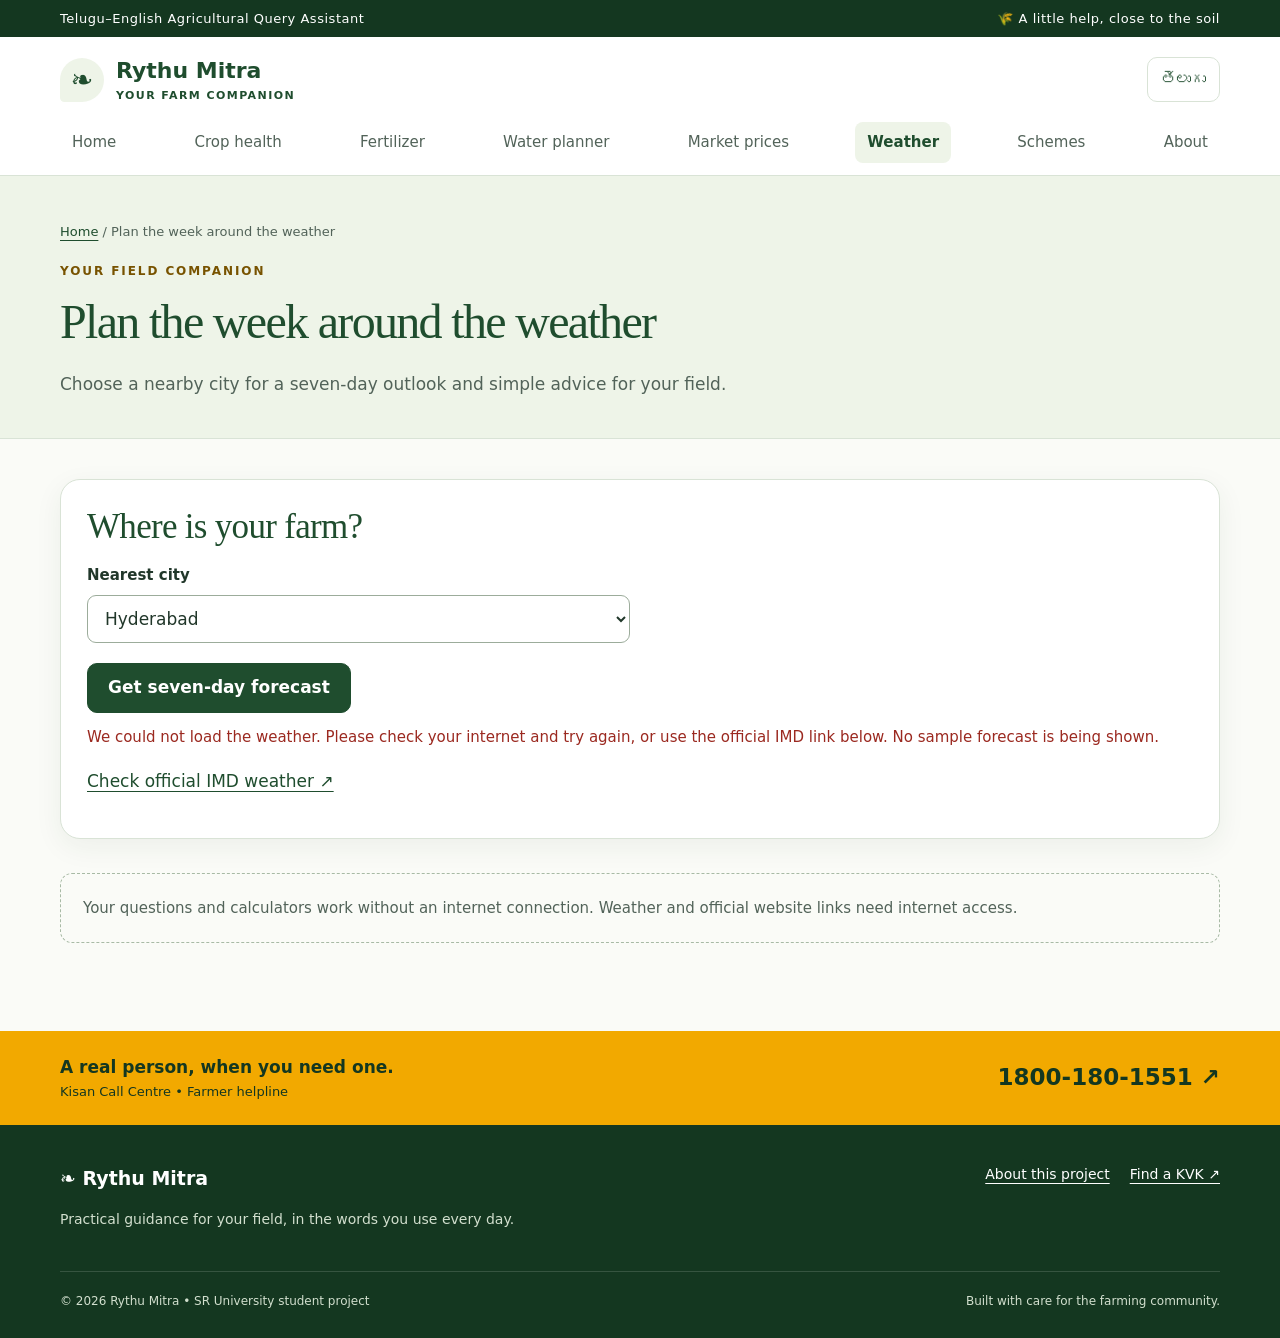
<file: weather.html>
<!doctype html>
<html lang="en">
<head>
  <meta charset="utf-8">
  <meta name="viewport" content="width=device-width, initial-scale=1">
  <meta name="theme-color" content="#1F4D2E">
  <meta name="description" content="Simple crop care, water planning, fertilizer guidance, weather, prices, and farmer schemes for Telugu–English questions.">
  <title>Farm weather | Rythu Mitra</title>
  <link rel="stylesheet" href="css/style.css">
  <script defer src="js/crops-data.js"></script>
<script defer src="js/slots-data.js"></script><script defer src="js/districts-data.js"></script>
  <script defer src="js/advice.js"></script>
  <script defer src="js/coverage.js"></script>
  
  <script defer src="js/districts.js"></script>
  <script defer src="js/charts.js"></script><script defer src="js/app.js"></script>
</head>
<body data-page="weather">
  <a class="skip" href="#main">Skip to content</a>
  <header id="site-header" class="site-header"></header>
  <main id="main"><div class="page-intro"><div class="wrap"><div class="breadcrumb"><a href="index.html" data-en="Home" data-te="హోమ్">Home</a> / Plan the week around the weather</div><span class="eyebrow" data-en="YOUR FIELD COMPANION" data-te="మీ వ్యవసాయ సహాయకుడు">YOUR FIELD COMPANION</span><h1 data-en="Plan the week around the weather" data-te="వాతావరణాన్ని బట్టి పనులు ప్లాన్ చేయండి">Plan the week around the weather</h1><p>Choose a nearby city for a seven-day outlook and simple advice for your field.</p></div></div>
<div class="wrap content"><section class="panel no-print"><form id="weather-form"><h2 data-en="Where is your farm?" data-te="మీ పొలం ఎక్కడ ఉంది?">Where is your farm?</h2><div class="form-grid two"><div><label for="city">Nearest city</label><select id="city"><option value="0">Hyderabad</option><option value="1">Warangal</option><option value="2">Guntur</option><option value="3">Vijayawada</option><option value="4">Kurnool</option><option value="custom">Another city in India…</option></select></div><div id="custom-city-field" hidden><label for="custom-city">City name in India</label><input id="custom-city" maxlength="100" placeholder="e.g. Nizamabad" autocomplete="address-level2"></div></div><button id="weather-submit" class="button" type="submit">Get seven-day forecast</button><p id="weather-status" class="status" role="status"></p></form></section><section id="weather-result" class="panel" aria-live="polite" hidden></section><section class="empty-state no-print">Your questions and calculators work without an internet connection. Weather and official website links need internet access.</section></div></main>
  <footer id="site-footer"></footer>
  <noscript><p class="wrap notice">Please enable JavaScript to use the question assistant and calculators. For help, call Kisan Call Centre: 1800-180-1551.</p></noscript>
</body>
</html>
</file>
<file: css/style.css>
/* Shared mobile-first styles. No remote fonts or assets are required. */
:root{--green:#1F4D2E;--deep:#143720;--gold:#F2A900;--pale:#EEF4E8;--ink:#21372a;--muted:#526359;--line:#d9e3d6;--white:#fff;--shadow:0 8px 28px #193c2010;--radius:20px}
*{box-sizing:border-box}html{scroll-behavior:smooth;scroll-padding-top:30px}body{margin:0;font:17px/1.65 system-ui,-apple-system,"Segoe UI",sans-serif;color:var(--ink);background:#fafbf7}button,input,select,textarea{font:inherit}button,a,input,select,textarea{ -webkit-tap-highlight-color:transparent}a{color:var(--green);text-underline-offset:4px}button,a{touch-action:manipulation}button{cursor:pointer}button:disabled{cursor:wait;opacity:.65}:focus-visible{outline:3px solid #b77800;outline-offset:4px}[hidden]{display:none!important}.wrap{width:min(1160px,92%);margin:auto}.skip{position:absolute;top:-100px;background:white;padding:12px;z-index:20}.skip:focus{top:8px}.utility{background:var(--deep);color:#fff;font-size:13px;letter-spacing:.04em;padding:8px 0}.utility .wrap{display:flex;justify-content:space-between;gap:10px}.utility a{color:#fff}.site-header{background:white;border-bottom:1px solid var(--line)}.brand-row{display:flex;align-items:center;justify-content:space-between;padding:20px 0;gap:16px}.brand{text-decoration:none;display:flex;align-items:center;gap:12px;font-size:22px;font-weight:800;color:var(--green);line-height:1.2}.brand-mark{display:grid;place-items:center;width:44px;height:44px;border-radius:50% 50% 50% 10%;background:var(--pale);font-size:27px}.brand small{display:block;font-size:11px;letter-spacing:.13em;text-transform:uppercase;font-weight:600;margin-top:5px}.header-actions{display:flex;gap:10px;align-items:center}.lang-btn,.menu-btn{border:1px solid var(--line);background:#fff;color:var(--green);border-radius:10px;padding:9px 13px;font-size:15px}.menu-btn{display:none}.nav{display:flex;justify-content:space-between;gap:4px;flex-wrap:wrap;padding:0 0 12px}.nav a{text-decoration:none;padding:8px 12px;font-size:15px;color:var(--muted);border-radius:8px}.nav a:hover,.nav a[aria-current=page]{color:var(--green);background:var(--pale);font-weight:650}.hero{background:var(--green);color:white;position:relative;overflow:hidden}.hero-layout{display:grid;grid-template-columns:1.3fr .7fr;gap:36px;align-items:center;padding:64px 0 76px}.eyebrow{font-size:12px;font-weight:800;text-transform:uppercase;letter-spacing:.16em;color:#785300;display:block;margin-bottom:14px}.hero .eyebrow{color:#ffda80}h1,h2,h3,h4{line-height:1.2;margin-top:0;color:var(--green)}h1{font:clamp(34px,5vw,60px)/1.08 Georgia,"Noto Serif Telugu",serif;letter-spacing:-.035em;margin-bottom:22px}h2{font:clamp(27px,3vw,35px)/1.18 Georgia,serif;letter-spacing:-.02em;margin-bottom:16px}h3{font-size:21px;margin-bottom:12px}h4{font-size:17px;margin-bottom:8px}.hero h1{color:#fff}.hero p{color:#e4efdf;max-width:600px}.hero-art{width:100%;max-width:390px;justify-self:end;filter:drop-shadow(0 12px 20px #102f2640)}.ask-card{padding:22px;background:white;color:var(--ink);border-radius:var(--radius);box-shadow:var(--shadow);margin-top:28px}.ask-card label{font-weight:750;display:block;margin-bottom:9px}.ask-card textarea{border:0;padding:8px 0;min-height:95px;resize:vertical;background:white}.ask-actions{display:flex;gap:12px;justify-content:space-between;align-items:center;padding-top:14px;border-top:1px solid var(--line)}.ask-actions small{color:var(--muted);font-size:12px;max-width:180px}.button{background:var(--green);border:1px solid var(--green);border-radius:10px;display:inline-flex;align-items:center;justify-content:center;gap:8px;padding:12px 20px;color:white;text-decoration:none;font-weight:700;line-height:1.4}.button:hover{background:var(--deep)}.button.gold{background:var(--gold);color:var(--deep);border-color:var(--gold)}.button.secondary{background:transparent;color:var(--green);border-color:#a4b6a2}.button.small{font-size:14px;padding:8px 13px}.icon-button{border:1px solid var(--line);background:var(--pale);color:var(--green);padding:10px 13px;border-radius:10px}.page-intro{background:var(--pale);padding:45px 0 40px;border-bottom:1px solid var(--line)}.page-intro h1{font-size:clamp(34px,4vw,48px);max-width:850px}.page-intro p{max-width:760px;margin-bottom:0;color:var(--muted)}.breadcrumb{font-size:13px;margin-bottom:20px;color:var(--muted)}main section{margin-bottom:34px}.content{padding-top:40px;padding-bottom:54px}.section-heading{display:flex;align-items:end;justify-content:space-between;gap:18px;margin:10px 0 22px}.section-heading h2{margin-bottom:0}.section-heading p{margin-bottom:0;color:var(--muted);font-size:15px}.grid{display:grid;gap:22px;grid-template-columns:repeat(3,minmax(0,1fr))}.grid.two{grid-template-columns:repeat(2,minmax(0,1fr))}.card,.panel{background:white;border:1px solid var(--line);border-radius:var(--radius);padding:26px;box-shadow:var(--shadow)}.feature-card{display:flex;flex-direction:column;text-decoration:none;color:var(--ink);transition:transform .18s,border-color .18s}.feature-card:hover{transform:translateY(-4px);border-color:#789371}.feature-card p{font-size:15px;color:var(--muted);flex:1;margin:0 0 20px}.feature-icon{display:grid;place-items:center;width:52px;height:52px;border-radius:15px;background:var(--pale);font-size:26px;margin-bottom:24px}.feature-card .arrow{font-weight:700;font-size:14px}.examples{display:grid;grid-template-columns:repeat(3,minmax(0,1fr));gap:12px}.example{font-size:14px;text-align:left;border:1px solid var(--line);background:white;border-radius:12px;padding:16px;color:var(--green);line-height:1.6}.example:hover{background:var(--pale)}.example span{display:block;font-size:11px;text-transform:uppercase;letter-spacing:.08em;font-weight:750;color:var(--muted);margin-bottom:5px}.result{border-left:5px solid var(--gold)}.result-head{display:flex;align-items:center;gap:10px;flex-wrap:wrap;margin-bottom:20px}.badge{display:inline-block;background:var(--pale);border:1px solid var(--line);border-radius:30px;padding:5px 13px;font-size:13px;font-weight:700;color:var(--green)}.crop-badge{font-size:14px;color:var(--muted)}.disclaimer{border-top:1px solid var(--line);margin:24px 0 0;padding-top:16px;font-size:13px;color:#4e5b50}.button-row{display:flex;gap:12px;flex-wrap:wrap;margin-top:22px}.muted{color:var(--muted)}.fine{font-size:13px}.status{font-size:15px;min-height:24px;margin:12px 0 0;color:var(--green)}.error{color:#9b2920}.status:empty{display:none}.form-grid{display:grid;grid-template-columns:repeat(3,minmax(0,1fr));gap:20px;margin-bottom:20px}.form-grid.two{grid-template-columns:repeat(2,minmax(0,1fr))}label{display:block;font-weight:650;font-size:15px;margin-bottom:7px}input,select,textarea{display:block;width:100%;padding:11px 13px;border:1px solid #9cac9b;border-radius:9px;color:var(--ink);background:#fff;min-height:48px}input[type=checkbox]{width:20px;min-height:auto;height:20px;accent-color:var(--green)}input:focus,select:focus,textarea:focus{border-color:var(--green)}fieldset{margin:0;padding:0;border:0;min-width:0}legend{font-weight:700;margin-bottom:15px}.checks{display:flex;flex-wrap:wrap;gap:12px;margin:16px 0 22px}.check{display:flex;align-items:center;gap:10px;border:1px solid var(--line);border-radius:8px;padding:10px 13px;font-weight:500;font-size:15px;cursor:pointer;background:#fafcf8}.checklist{list-style:none;padding:0}.checklist li{padding-left:26px;position:relative;margin:10px 0}.checklist li:before{content:'✓';color:var(--green);position:absolute;left:0;font-weight:800}.advice-list{padding-left:23px}.advice-list li{margin-bottom:9px}.disease-card{display:flex;flex-direction:column}.disease-card .disclaimer{margin-top:auto}.disease-card p{font-size:15px}.disease-card h4{margin-top:8px}.notice{padding:18px 20px;background:#fff7dc;border:1px solid #e6d397;border-radius:12px;font-size:15px;margin:18px 0}.table-wrap{overflow-x:auto;border:1px solid var(--line);border-radius:12px;margin-top:20px}table{width:100%;border-collapse:collapse;white-space:normal;font-size:15px}th,td{padding:14px 16px;text-align:left;border-bottom:1px solid var(--line);vertical-align:top}th{background:var(--pale);color:var(--green);font-weight:750}tbody tr:last-child td{border-bottom:0}tbody tr:hover{background:#f8faf5}caption{text-align:left;font-size:13px;color:var(--muted);padding:12px}.is-current{background:#f3f7ed}.stats{display:grid;grid-template-columns:repeat(3,minmax(0,1fr));gap:14px;margin:20px 0}.stat{background:var(--pale);border-radius:12px;padding:18px}.stat strong{display:block;font-size:27px;color:var(--green);line-height:1.3}.stat span{font-size:13px}.weather-grid{display:grid;grid-template-columns:repeat(7,minmax(0,1fr));gap:10px;margin:20px 0}.day{text-align:center;border:1px solid var(--line);border-radius:13px;background:white;padding:16px 7px}.day strong,.day span{display:block}.day .weather-icon{font-size:29px;margin:10px 0}.day small{font-size:12px;display:block;color:var(--muted);line-height:1.6}.day strong{font-size:16px}.forecast-location{font-size:15px;color:var(--muted)}.history-list{display:flex;flex-direction:column;gap:10px;padding:0;list-style:none}.history-list button{border:1px solid var(--line);background:#fff;border-radius:9px;text-align:left;padding:12px 16px;color:var(--green);width:100%;overflow-wrap:anywhere}.team-card{display:flex;gap:18px;align-items:center}.avatar{width:64px;height:64px;border-radius:50%;background:var(--pale);display:grid;place-items:center;font:24px Georgia,serif;color:var(--green);flex-shrink:0}.team-card h3{margin:0 0 4px}.team-card p{margin:0;font-size:14px;color:var(--muted)}.helpline{background:var(--gold);color:var(--deep);padding:22px 0}.helpline .wrap{display:flex;align-items:center;justify-content:space-between;gap:16px}.helpline a{font-size:23px;font-weight:800;color:var(--deep);text-decoration:none}.site-footer{background:var(--deep);color:#d2dfce;padding:38px 0 26px;font-size:14px}.site-footer .footer-top{display:flex;justify-content:space-between;align-items:start;gap:26px}.site-footer a{color:white}.site-footer strong{font-size:19px;color:white}.site-footer p{max-width:540px}.footer-links{display:flex;flex-wrap:wrap;gap:20px}.footer-bottom{border-top:1px solid #ffffff25;margin-top:26px;padding-top:20px;font-size:12px;display:flex;justify-content:space-between;gap:20px}.no-results{padding:20px;color:var(--muted)}.print-only{display:none}body.print-panel .print-only{display:block}.source-links{font-size:13px;margin-top:18px}.source-links a{margin-right:12px}.split{display:grid;grid-template-columns:1.7fr 1fr;gap:26px}.inline-link{font-size:14px;font-weight:700}.empty-state{border:1px dashed #a8baa5;border-radius:12px;padding:22px;color:var(--muted);font-size:15px}.sr-only{position:absolute;width:1px;height:1px;padding:0;overflow:hidden;clip:rect(0,0,0,0);white-space:nowrap;border:0}
@media(max-width:950px){.hero-layout{grid-template-columns:1fr .5fr;gap:20px}.hero-art{min-width:200px}.nav a{font-size:13px;padding:8px}.grid{grid-template-columns:repeat(2,minmax(0,1fr))}.weather-grid{grid-template-columns:repeat(4,minmax(0,1fr))}.examples{grid-template-columns:repeat(2,minmax(0,1fr))}.split{grid-template-columns:1fr}}
@media(max-width:640px){body{font-size:16px}.utility{font-size:11px}.utility .wrap>span:last-child{display:none}.brand-row{padding:16px 0}.brand{font-size:18px}.brand small{font-size:9px}.brand-mark{width:37px;height:37px;font-size:23px}.menu-btn{display:block}.nav{display:none;padding:0 0 14px;gap:6px}.nav.open{display:grid;grid-template-columns:1fr 1fr}.nav a{font-size:15px;padding:10px}.lang-btn,.menu-btn{padding:8px 10px;font-size:13px}.hero-layout{grid-template-columns:1fr;padding:40px 0 46px}.hero-art{display:none}.hero h1{font-size:42px;max-width:480px}.ask-card{padding:18px}.ask-actions{flex-wrap:wrap}.ask-actions small{max-width:none;width:100%}.grid,.grid.two,.form-grid,.form-grid.two{grid-template-columns:1fr}.card,.panel{padding:21px}.section-heading{display:block}.section-heading p{margin-top:8px}.examples{grid-template-columns:1fr}.example{padding:12px 15px}.page-intro{padding:30px 0}.content{padding-top:28px}.stats{grid-template-columns:1fr}.weather-grid{grid-template-columns:repeat(2,minmax(0,1fr))}.helpline .wrap,.footer-top,.footer-bottom{flex-direction:column}.footer-top{display:flex}.helpline .wrap{align-items:start}.table-wrap{margin-left:-3px;margin-right:-3px}th,td{padding:11px 12px;min-width:95px;font-size:14px}.check{width:100%}.button-row .button{flex-grow:1}.form-grid{gap:15px}.utility a{white-space:nowrap}}
@media(prefers-reduced-motion:reduce){html{scroll-behavior:auto}.feature-card{transition:none}}
@media print{body{background:#fff;color:#000;font-size:11pt}.site-header,.utility,.site-footer,.helpline,.no-print,.page-intro,.hero,.examples,button,.button,.breadcrumb,form,.section-heading,#history-section{display:none!important}.wrap{width:100%}.content{padding:0}.card,.panel{box-shadow:none;border:1px solid #bbb;break-inside:avoid;margin-bottom:14px}.grid,.grid.two,.split{display:block}.disclaimer{color:#222}.table-wrap{overflow:visible}th{background:#eee!important;color:#000}a{color:#000;text-decoration:underline}body.print-panel main>*{display:none!important}body.print-panel main .content{display:block!important}body.print-panel main .content>*{display:none!important}body.print-panel main .content .print-target{display:block!important}body.print-panel main .content .print-target *{visibility:visible}.weather-grid{display:grid;grid-template-columns:repeat(7,1fr)}h1,h2,h3{color:#000}.print-only{display:block!important}.notice{background:#fff;border-color:#aaa}}
:root{--chart-green:#245b37;--chart-gold:#9b6900}
.data-chart{margin:24px 0;padding:20px;border:1px solid var(--line);border-radius:14px;background:#fcfdf9;min-width:0}.chart-title{font-size:20px;font-weight:750;color:var(--green);line-height:1.4}.chart-note{font-size:14px;color:var(--muted);line-height:1.6;margin:10px 0 18px}.data-chart svg{display:block;height:auto;max-width:100%;overflow:visible}.chart-label{font:600 14px system-ui,sans-serif;fill:#173c24}.chart-tick{font:12px system-ui,sans-serif;fill:#455348}.chart-value{font:650 13px system-ui,sans-serif;fill:#173c24}.chart-data table{font-size:14px}.chart-controls{max-width:600px}.chart-data th{overflow-wrap:anywhere}.chart-data{background:white}.data-chart .table-wrap{margin-top:10px}#market-charts:empty{display:none}
@media(max-width:600px){.data-chart{padding:12px;margin:18px 0}.chart-title{font-size:18px}.chart-data th,.chart-data td{padding:10px}body[data-page="market"] .stats{grid-template-columns:1fr}.chart-note{font-size:13px}}
.practical-plan{margin:20px 0;padding:22px;background:var(--pale);border:1px solid var(--line);border-radius:14px}.practical-plan h3{margin-bottom:12px}.practical-steps{padding-left:24px}.practical-steps li{margin:12px 0}.practical-question{border-top:1px solid #b8cbb3;padding-top:14px}.practical-sources{font-size:14px;margin-top:16px;overflow-wrap:anywhere}.practical-sources summary{cursor:pointer;color:var(--green);font-weight:650}.practical-followup{margin-top:24px;padding-top:18px;border-top:1px solid var(--line)}.practical-matches{margin-top:20px}.practical-matches .card{margin-top:12px}@media(max-width:600px){.practical-plan{padding:16px}.practical-followup .button-row{gap:8px}}
</file>
